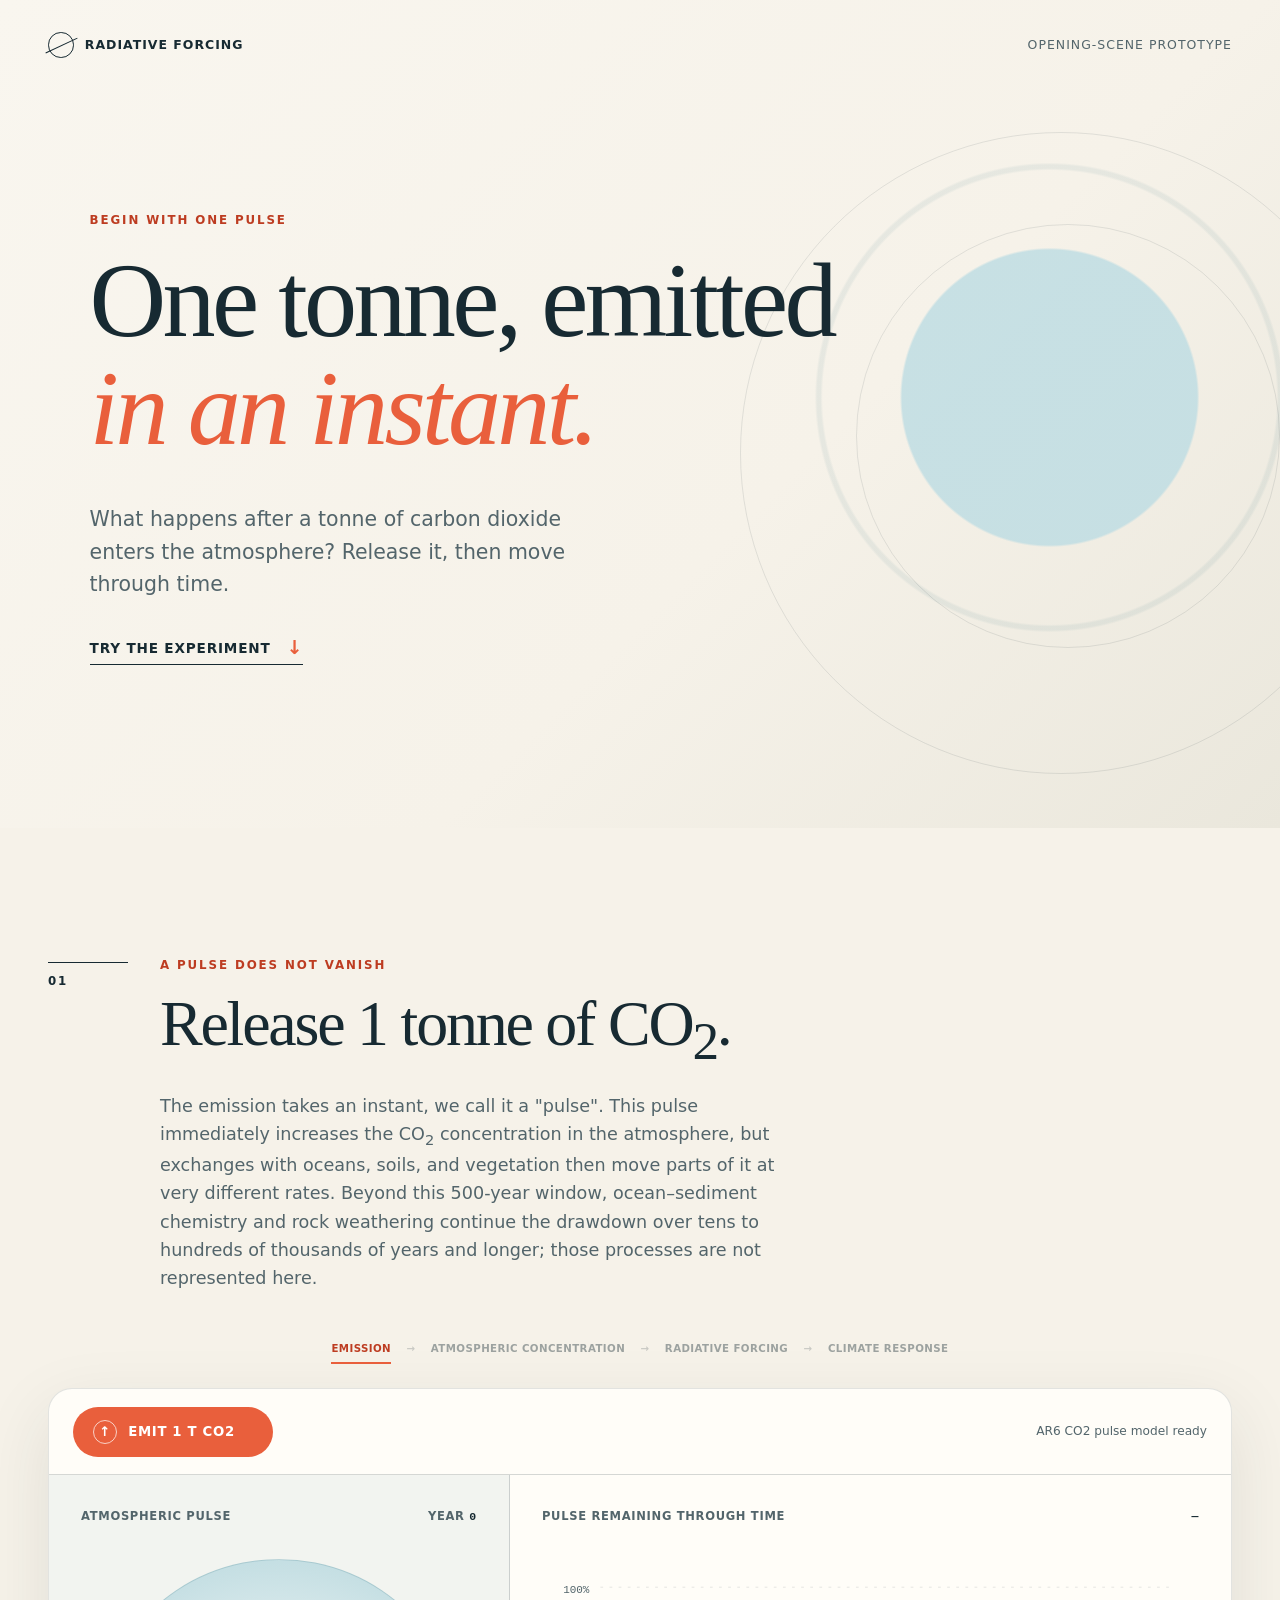
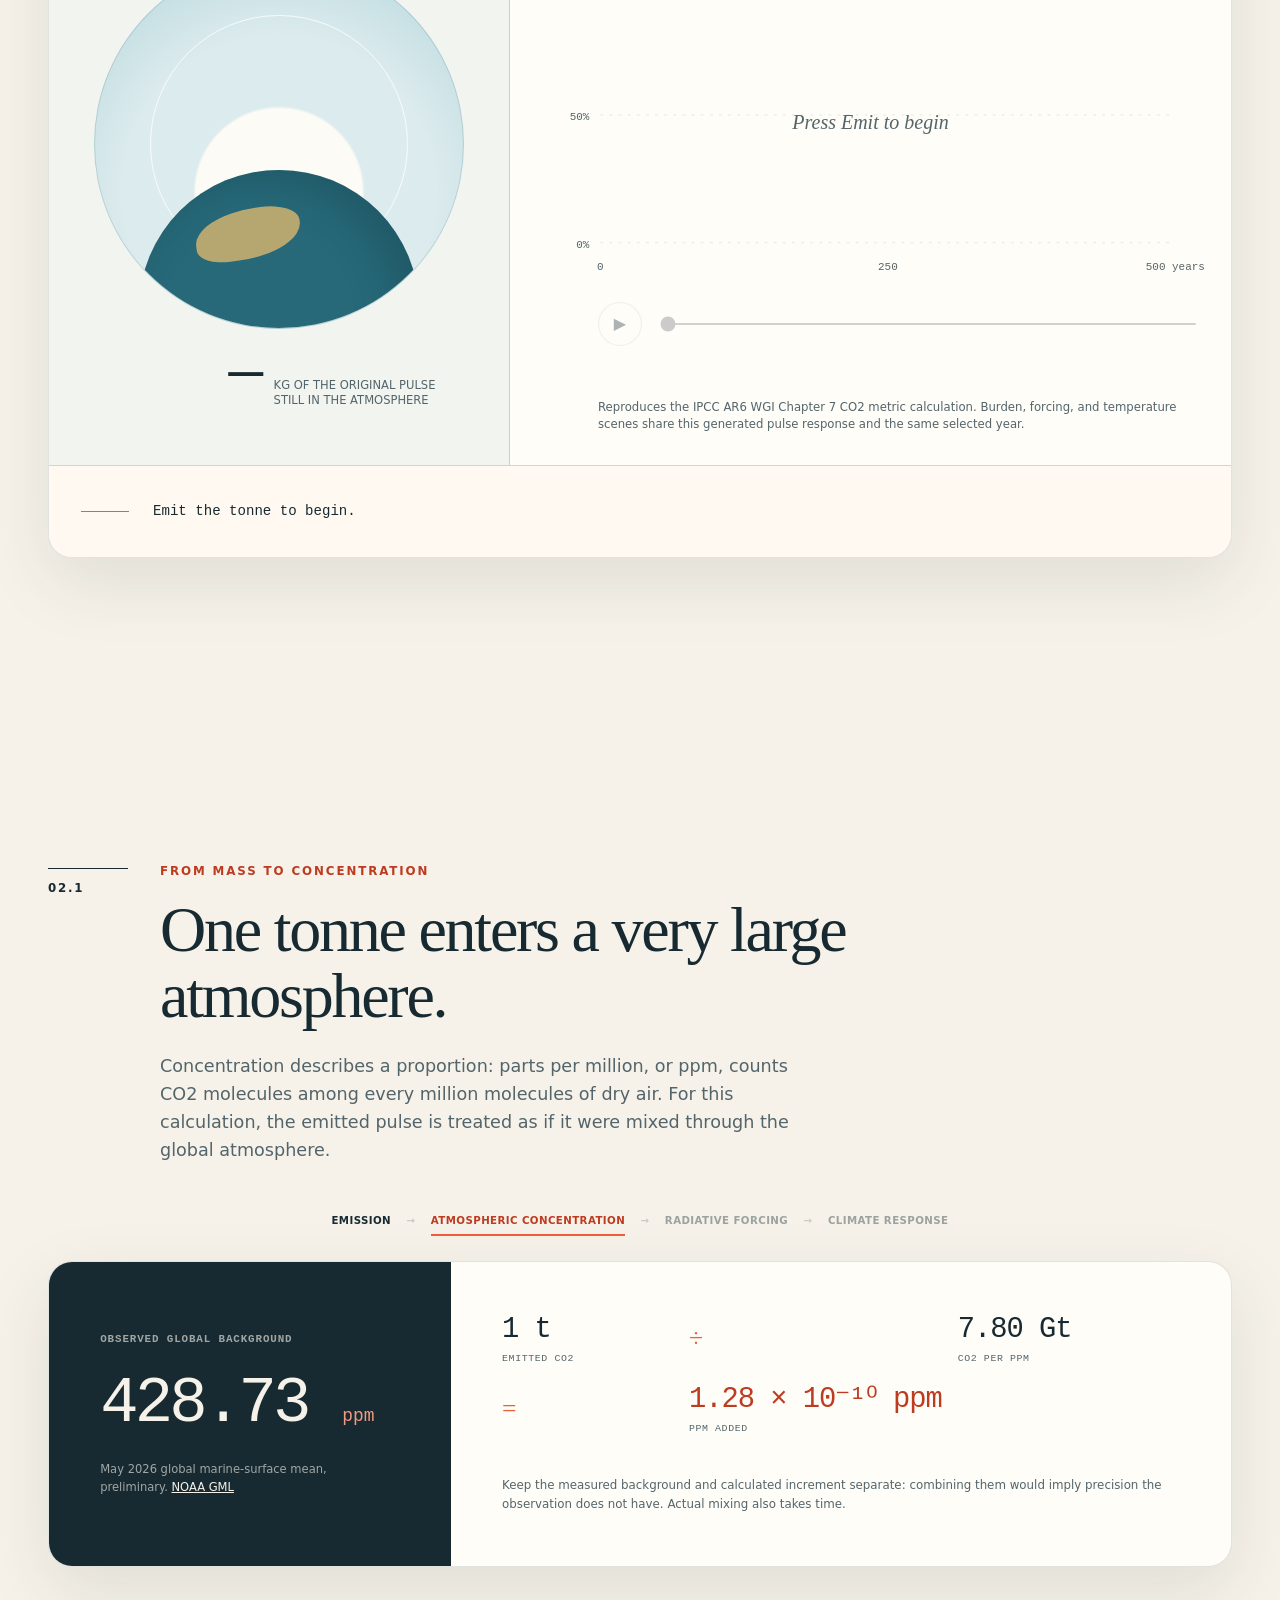
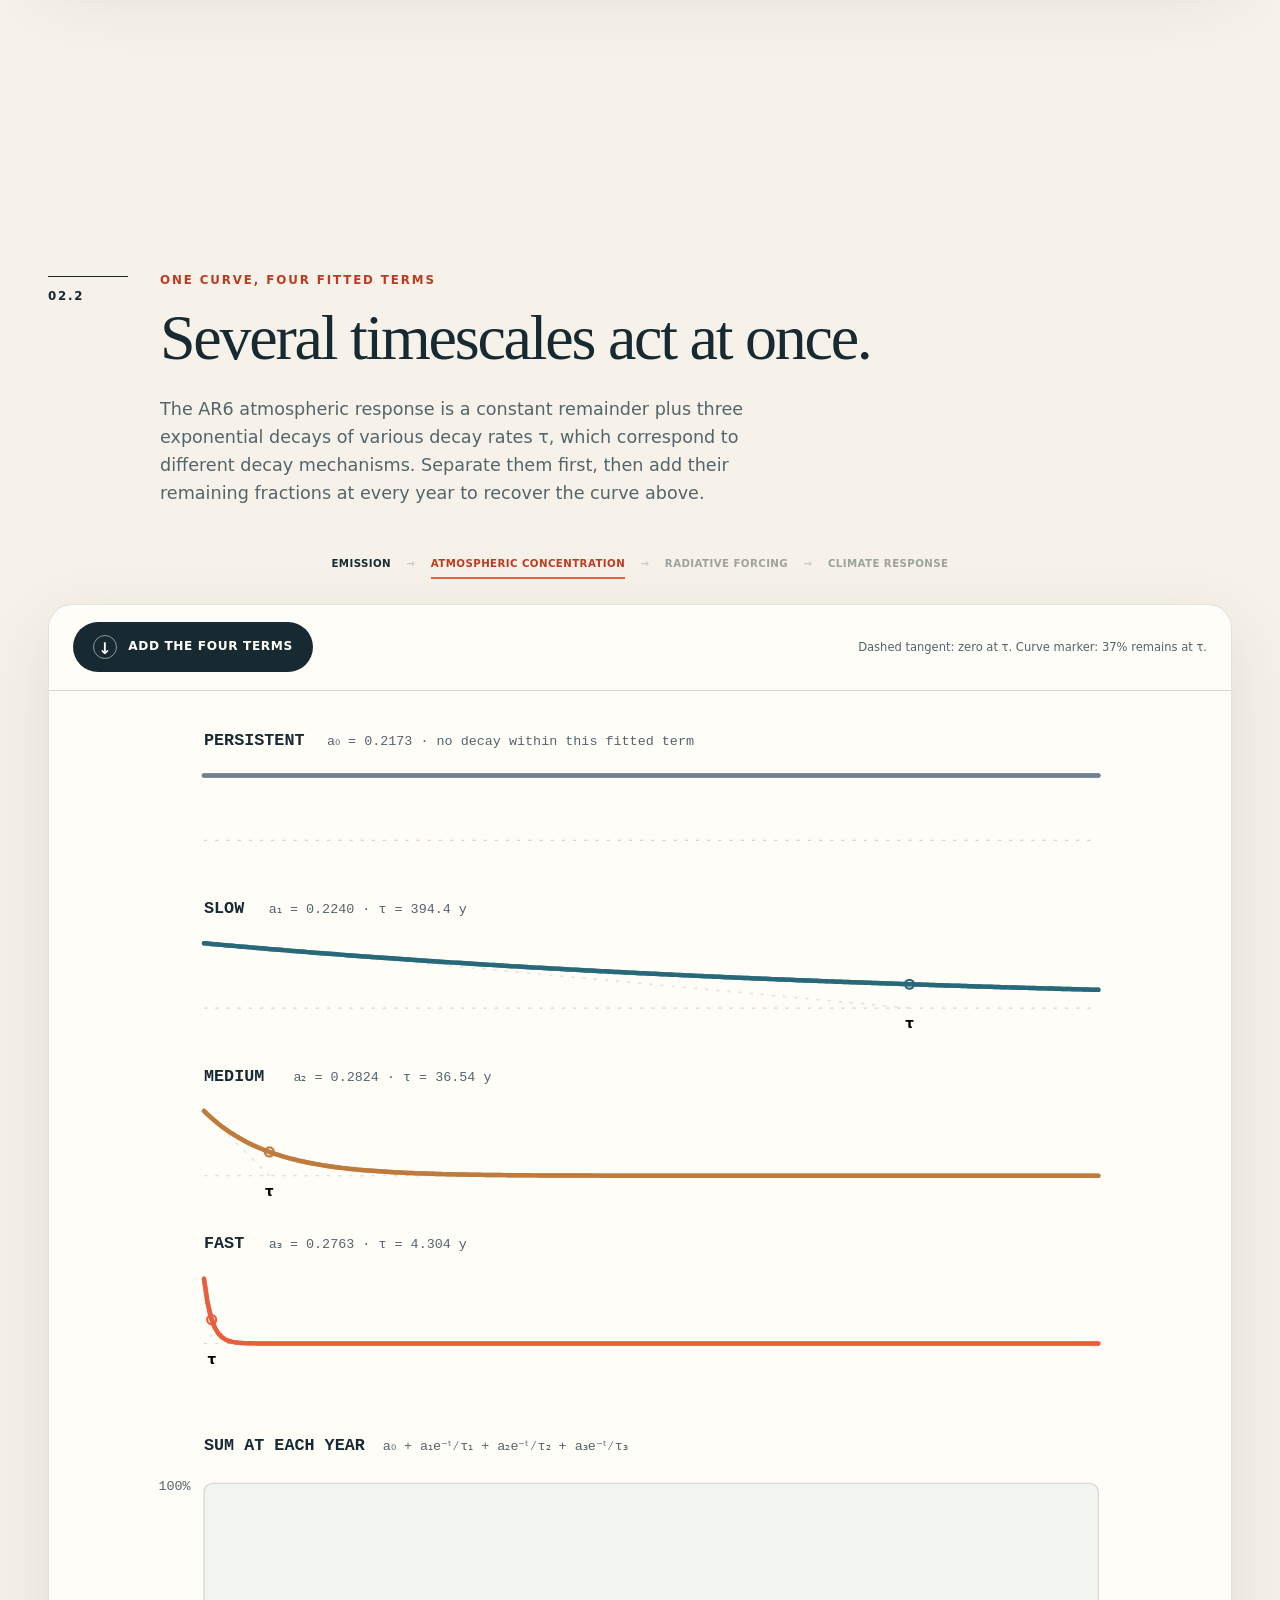
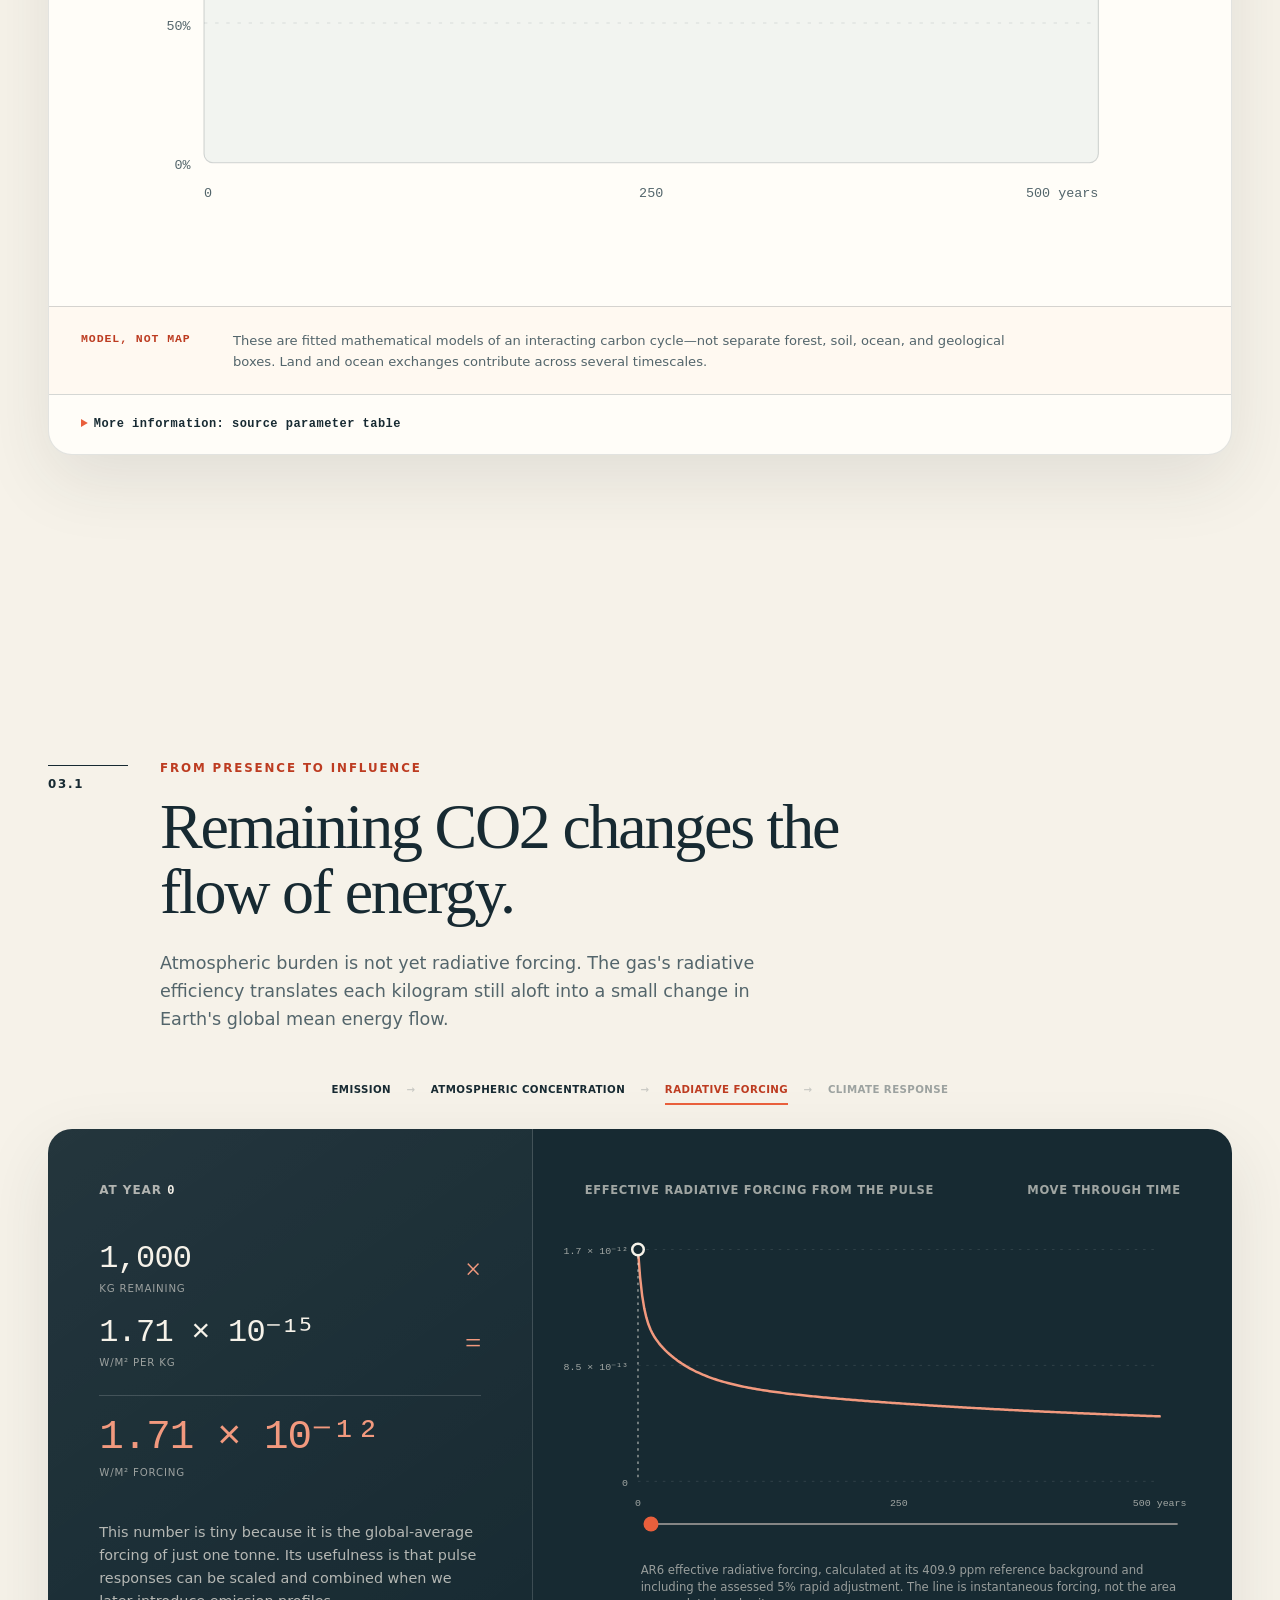
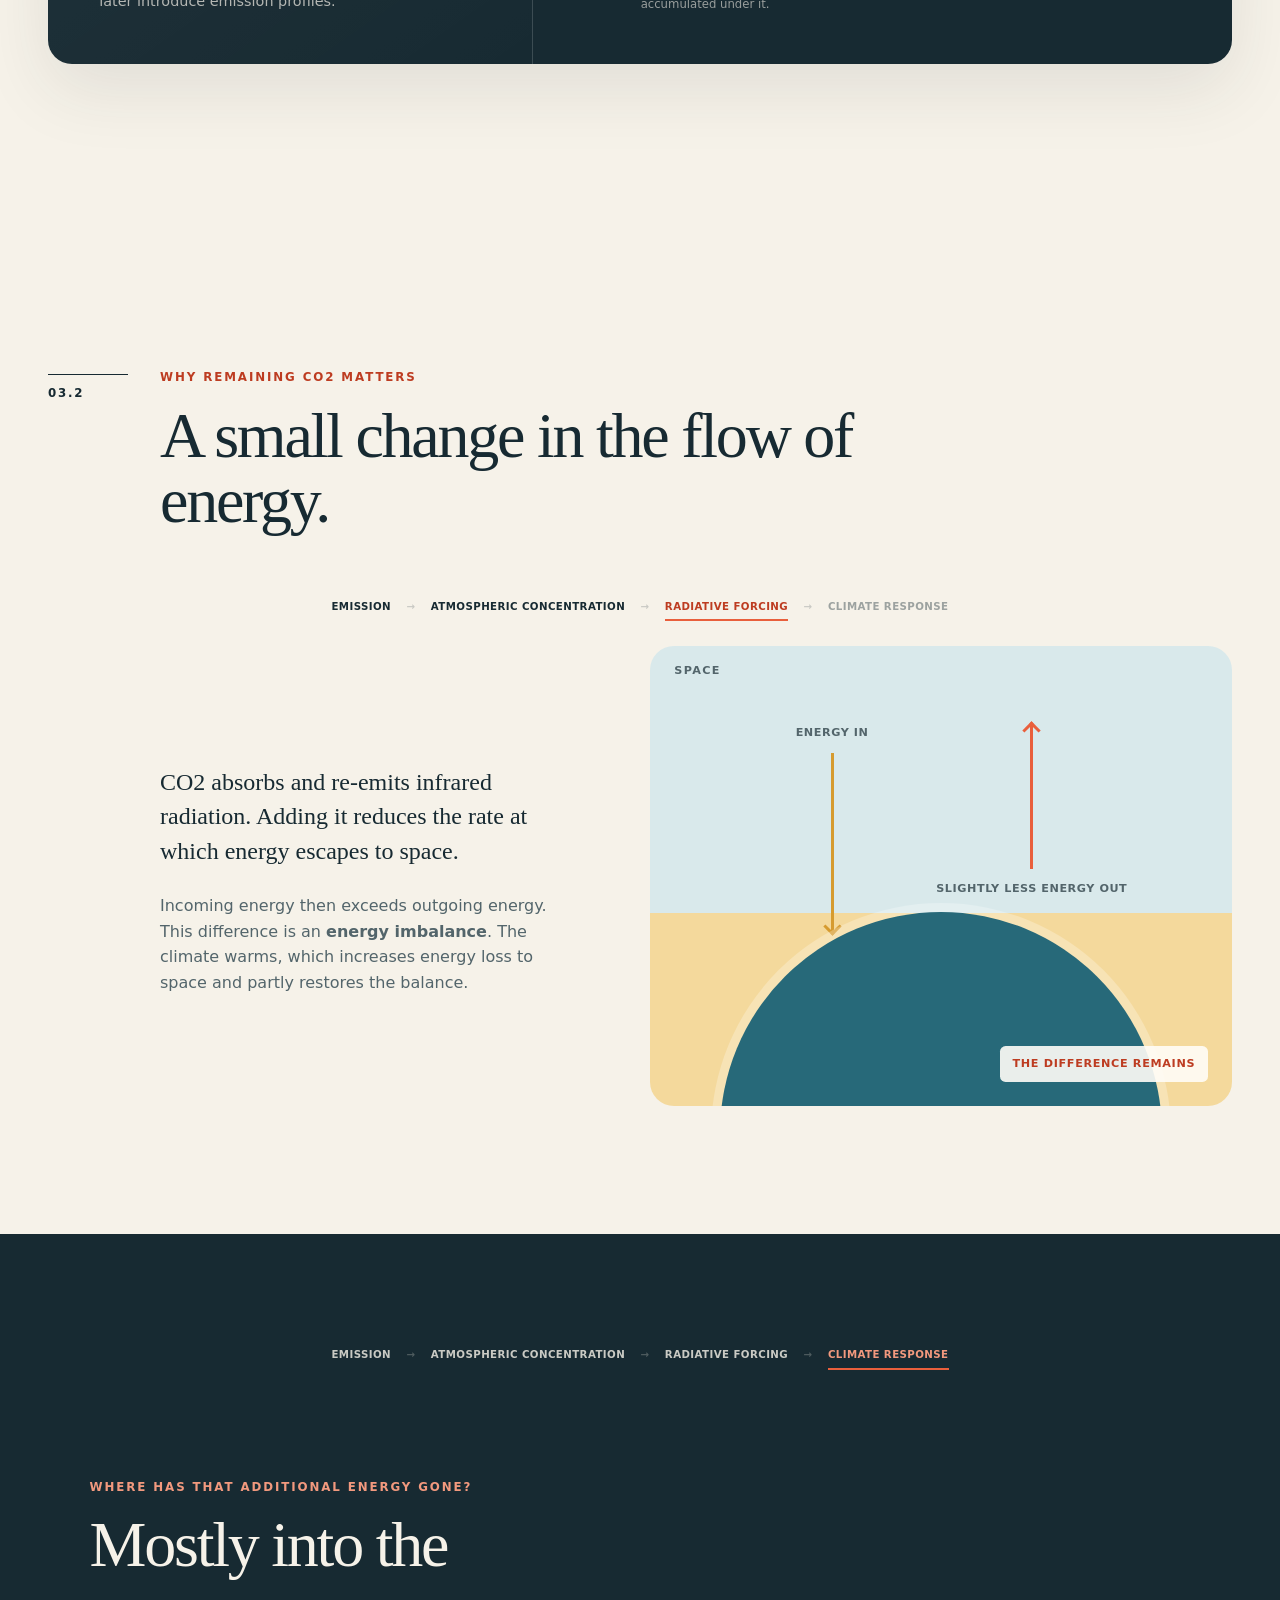
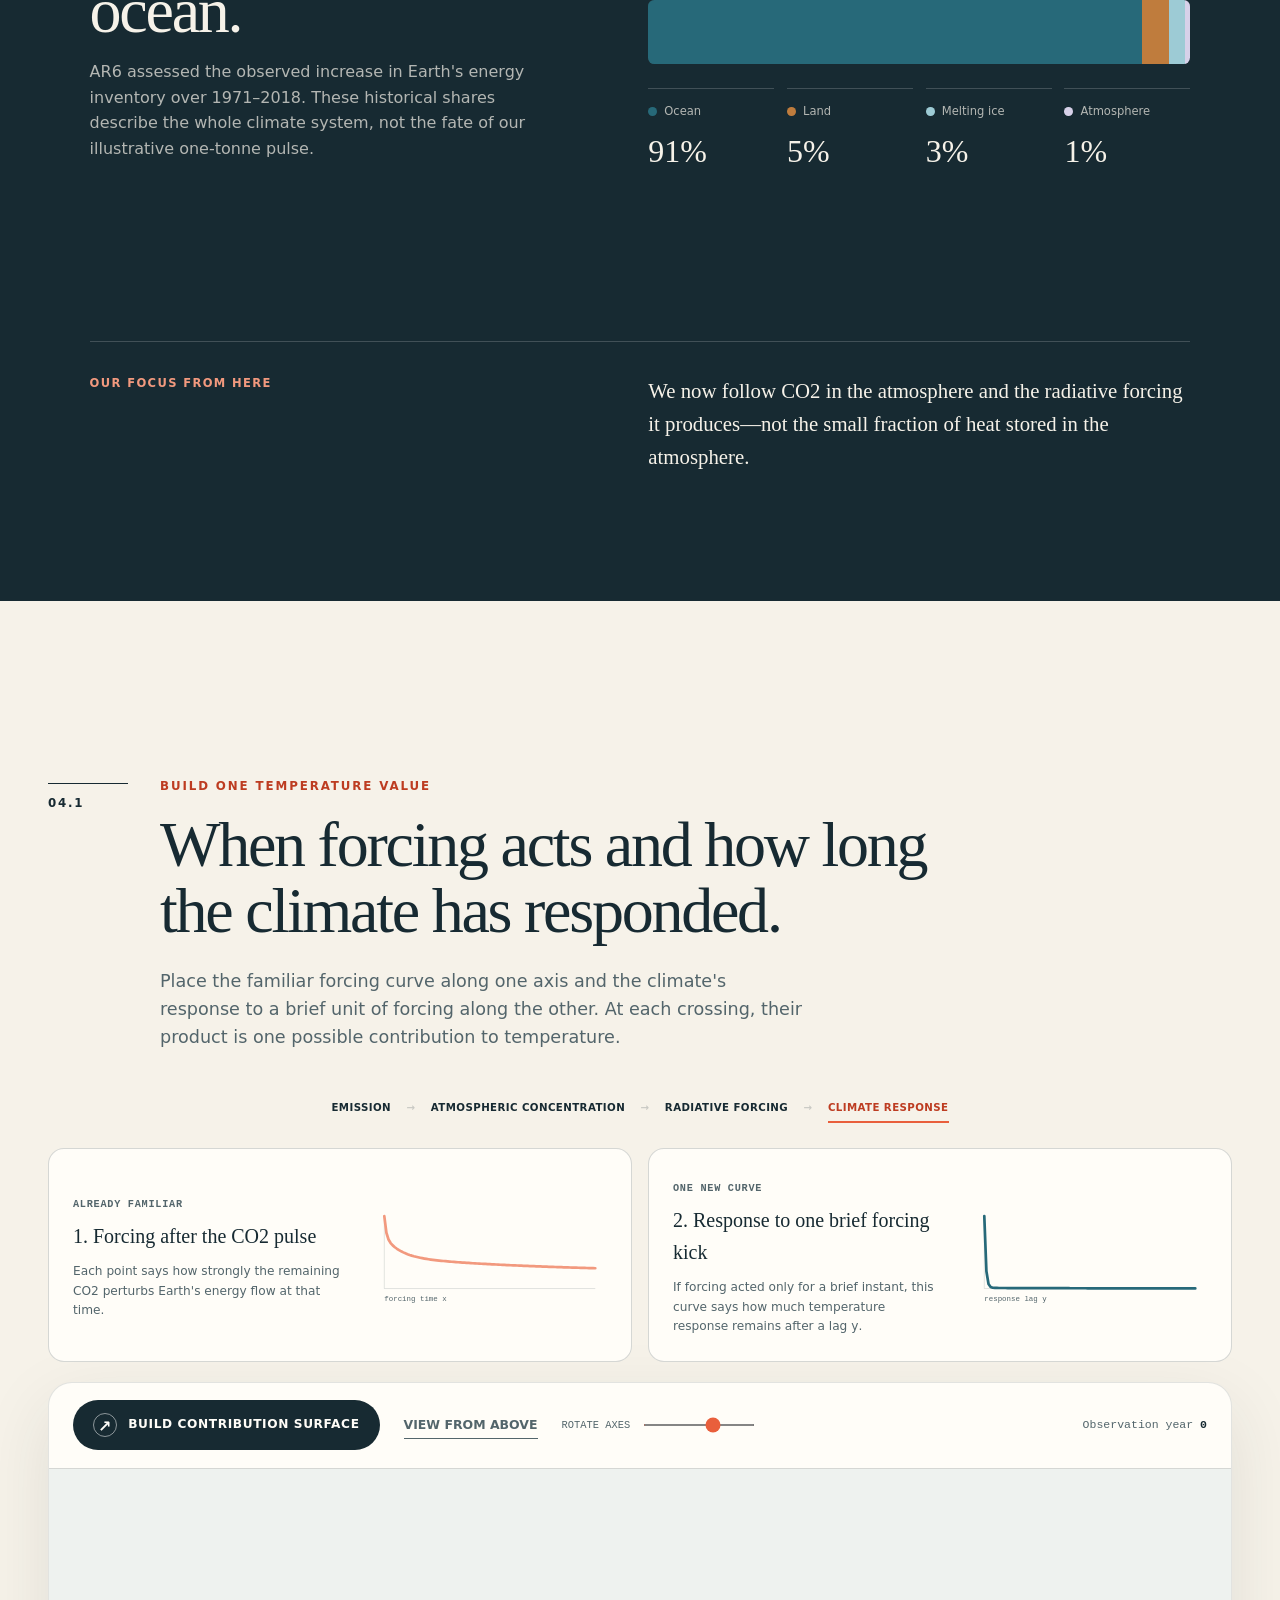
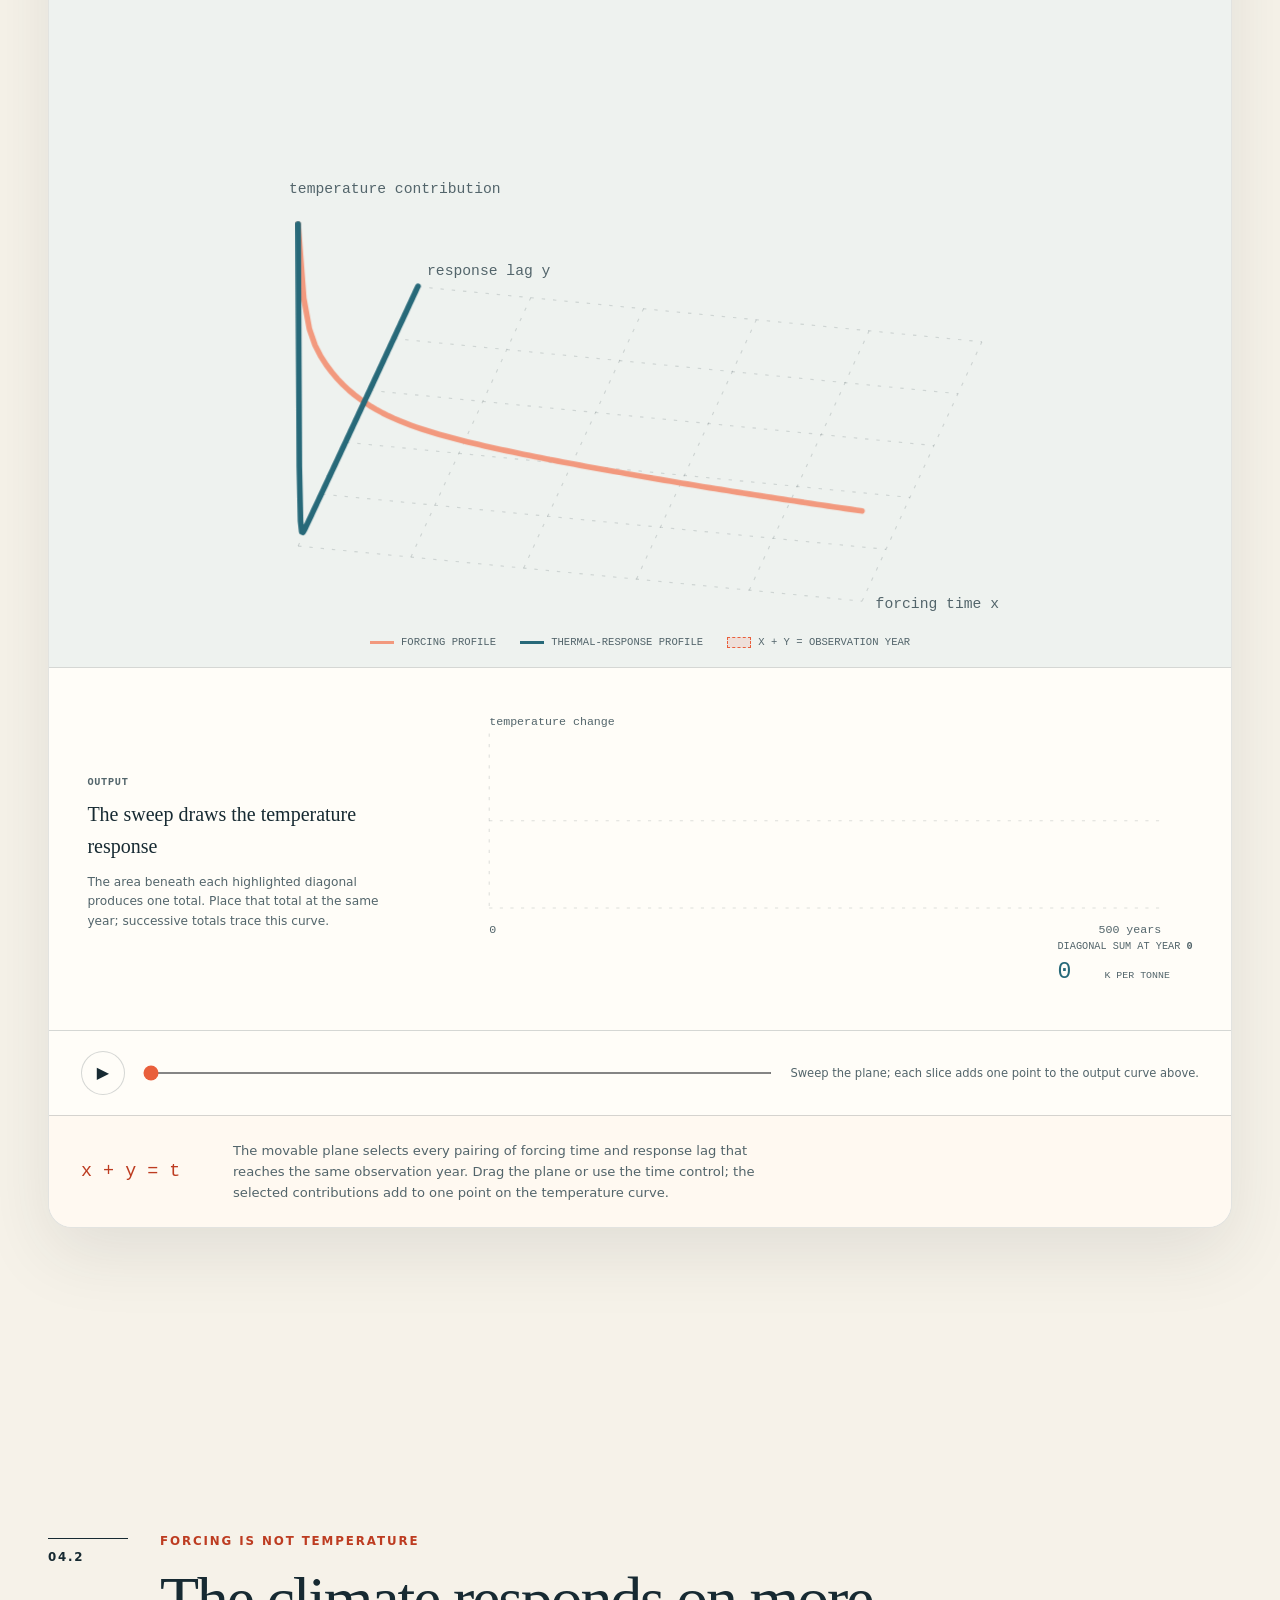
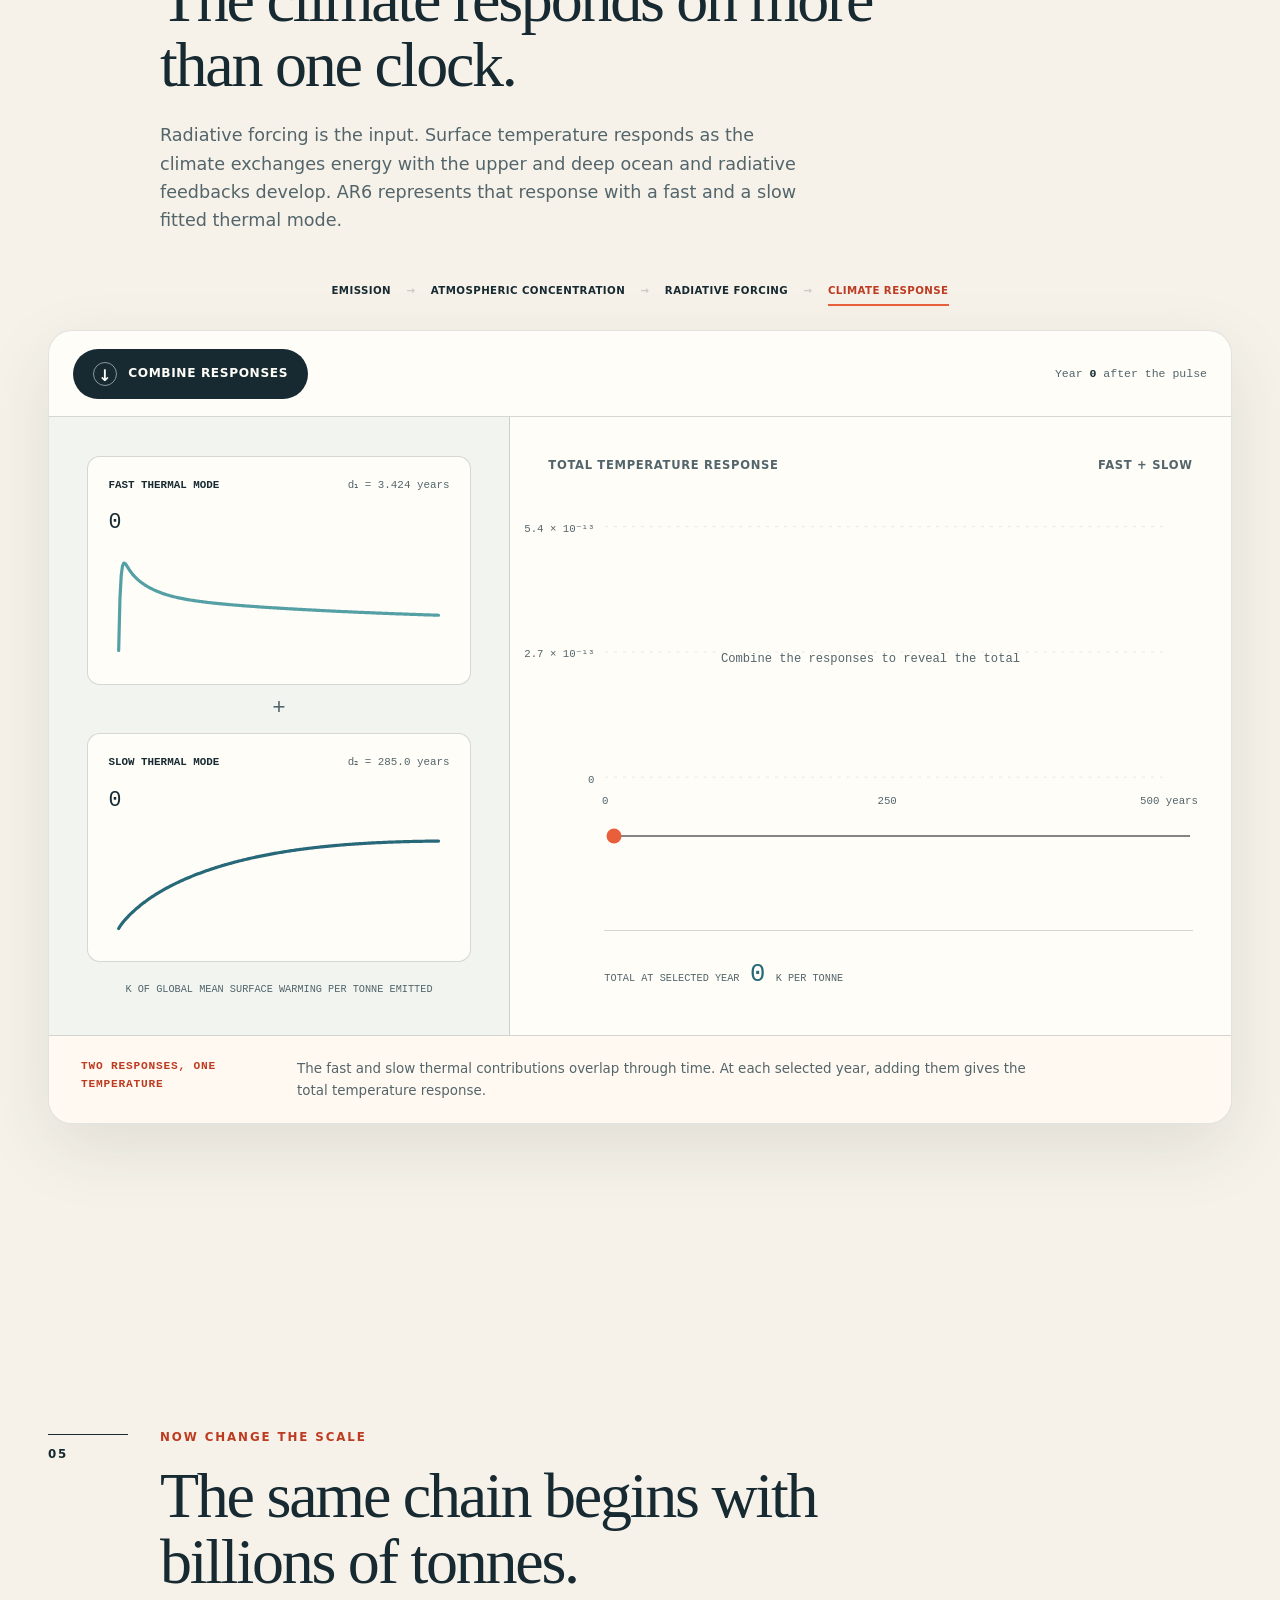
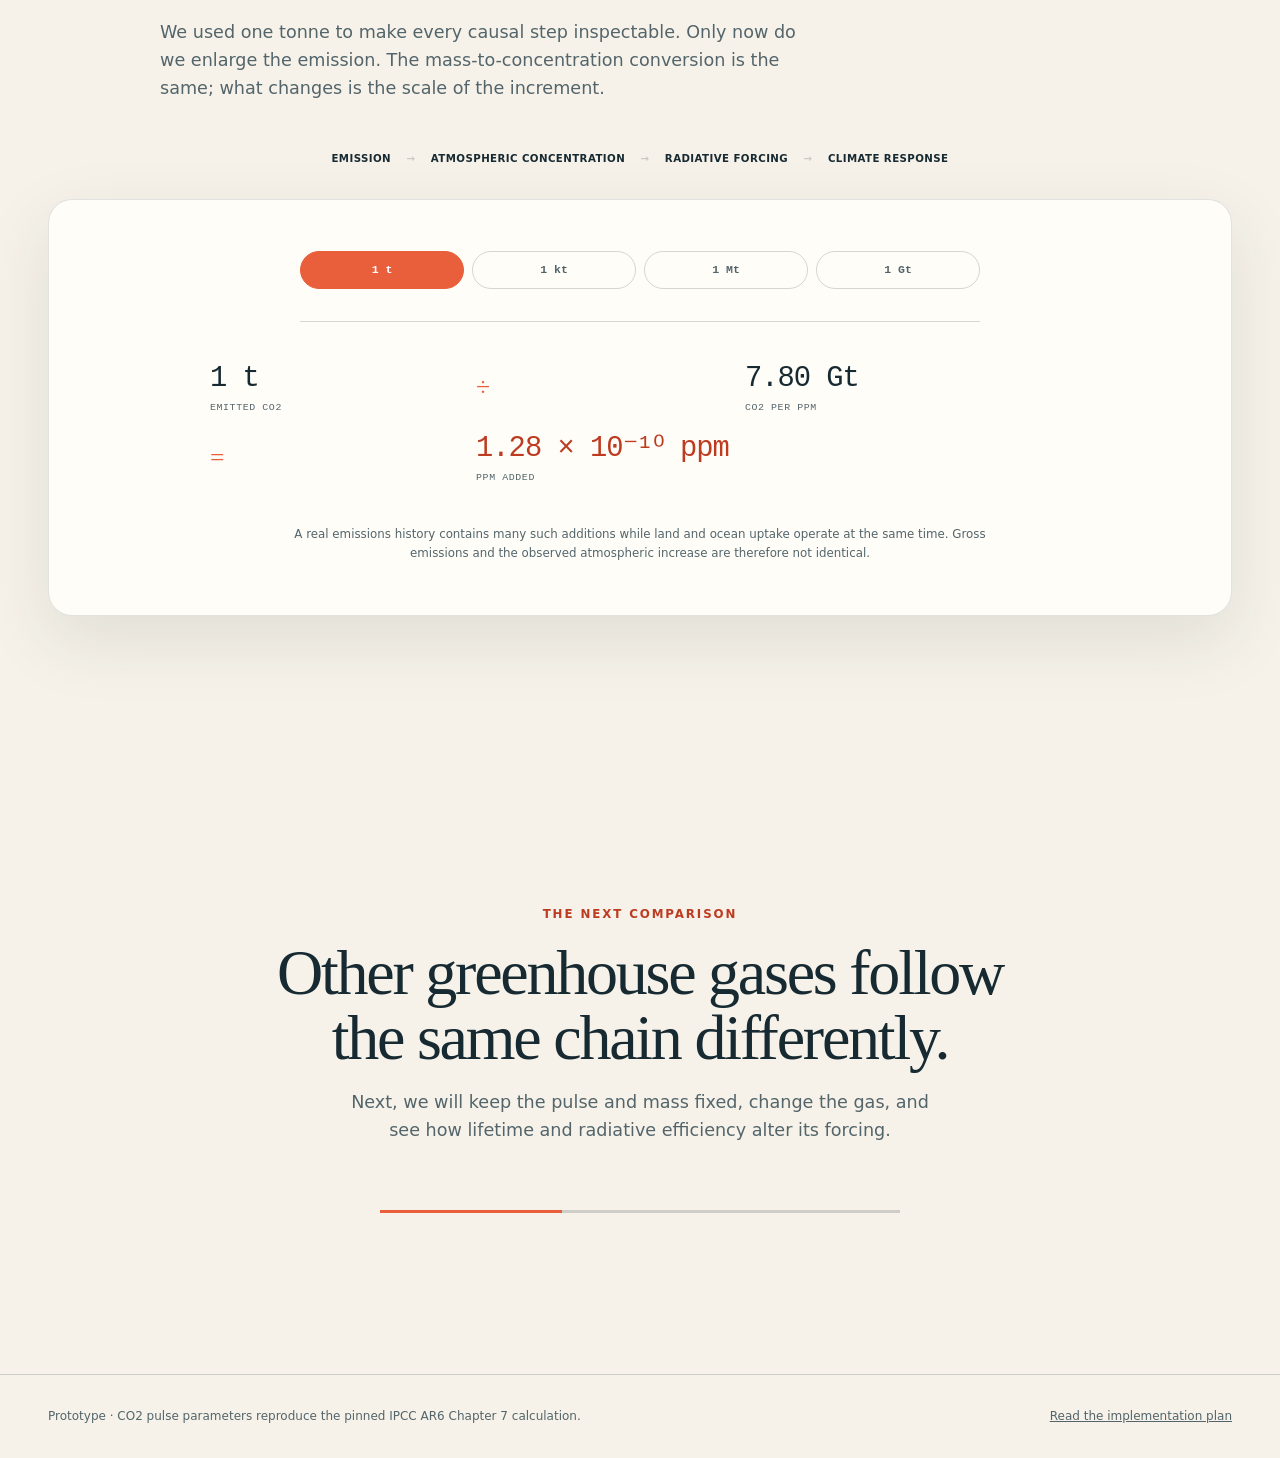
<file: app/index.html>
<!doctype html>
<html lang="en">
  <head>
    <meta charset="utf-8" />
    <meta name="viewport" content="width=device-width, initial-scale=1" />
    <meta
      name="description"
      content="An interactive introduction to carbon dioxide persistence and radiative forcing."
    />
    <title>One tonne of CO2 | Radiative forcing</title>
    <link rel="icon" href="./favicon.svg" type="image/svg+xml" />
    <link rel="stylesheet" href="./styles.css" />
    <script type="module" src="./app.js"></script>
  </head>
  <body>
    <a class="skip-link" href="#experiment">Skip to the experiment</a>

    <header class="site-header">
      <a class="wordmark" href="#top" aria-label="Radiative forcing, back to top">
        <span class="wordmark-mark" aria-hidden="true"></span>
        Radiative forcing
      </a>
      <span class="prototype-label">Opening-scene prototype</span>
    </header>

    <main id="top">
      <section class="hero" aria-labelledby="page-title">
        <p class="eyebrow">Begin with one pulse</p>
        <h1 id="page-title">
          One tonne, emitted<br />
          <em>in an instant.</em>
        </h1>
        <p class="hero-copy">
          What happens after a tonne of carbon dioxide enters the atmosphere?
          Release it, then move through time.
        </p>
        <a class="down-cue" href="#experiment">
          Try the experiment
          <span aria-hidden="true">↓</span>
        </a>
      </section>

      <section class="experiment-section" id="experiment" aria-labelledby="experiment-title">
        <div class="section-intro">
          <p class="chapter-number">01</p>
          <div>
            <p class="eyebrow">A pulse does not vanish</p>
            <h2 id="experiment-title">Release 1 tonne of CO<sub>2</sub>.</h2>
            <p>
              The emission takes an instant, we call it a "pulse". This pulse immediately increases the CO<sub>2</sub> concentration in the atmosphere, but exchanges with oceans, soils, and vegetation then move parts of it at very
              different rates. Beyond this 500-year window, ocean–sediment
              chemistry and rock weathering continue the drawdown over tens to
              hundreds of thousands of years and longer; those processes are
              not represented here.
            </p>
          </div>
        </div>

        <nav class="causal-chain" aria-label="Climate cause-and-effect chain">
          <span class="current" aria-current="step">Emission</span>
          <i aria-hidden="true">→</i>
          <span>Atmospheric concentration</span>
          <i aria-hidden="true">→</i>
          <span>Radiative forcing</span>
          <i aria-hidden="true">→</i>
          <span>Climate response</span>
        </nav>

        <div class="experiment-card" data-state="idle">
          <div class="experiment-toolbar">
            <button class="emit-button" id="emit-button" type="button" disabled>
              <span class="emit-icon" aria-hidden="true">↑</span>
              <span id="emit-label">Loading model…</span>
            </button>
            <button class="text-button" id="reset-button" type="button" hidden>
              Reset
            </button>
            <p class="model-status" id="model-status" role="status">Preparing the pulse response</p>
          </div>

          <div class="experiment-body">
            <div class="atmosphere-panel">
              <div class="panel-heading">
                <span>Atmospheric pulse</span>
                <span class="year-readout">Year <strong id="year-value">0</strong></span>
              </div>

              <div class="atmosphere" aria-hidden="true">
                <div class="atmosphere-glow"></div>
                <div class="earth-disc"></div>
                <div class="particle-field" id="particle-field"></div>
                <div class="pulse-arrow" id="pulse-arrow">
                  <span>1 t CO2</span>
                  <i></i>
                </div>
              </div>

              <div class="mass-readout" aria-live="polite">
                <strong id="mass-value">—</strong>
                <span>kg of the original pulse<br />still in the atmosphere</span>
              </div>
            </div>

            <div class="response-panel">
              <div class="panel-heading">
                <span>Pulse remaining through time</span>
                <span class="percent-readout" id="percent-value">—</span>
              </div>

              <div class="chart-wrap">
                <svg
                  id="response-chart"
                  class="response-chart"
                  viewBox="0 0 720 360"
                  role="img"
                  aria-labelledby="chart-title chart-description"
                >
                  <title id="chart-title">Fraction of a carbon dioxide pulse remaining over time</title>
                  <desc id="chart-description">
                    Before emission, no pulse is shown. Release one tonne and move the time control
                    to inspect how much remains in the atmosphere.
                  </desc>
                  <g class="chart-grid" aria-hidden="true">
                    <line x1="64" x2="694" y1="32" y2="32"></line>
                    <line x1="64" x2="694" y1="172" y2="172"></line>
                    <line x1="64" x2="694" y1="312" y2="312"></line>
                  </g>
                  <g class="chart-axis" aria-hidden="true">
                    <text x="52" y="38" text-anchor="end">100%</text>
                    <text x="52" y="178" text-anchor="end">50%</text>
                    <text x="52" y="318" text-anchor="end">0%</text>
                    <text x="64" y="342" text-anchor="middle">0</text>
                    <text x="379" y="342" text-anchor="middle">250</text>
                    <text x="694" y="342" text-anchor="middle">500 years</text>
                  </g>
                  <path class="response-line" id="response-line" aria-hidden="true"></path>
                  <line class="time-line" id="time-line" x1="64" x2="64" y1="32" y2="312"></line>
                  <circle class="time-point" id="time-point" cx="64" cy="32" r="7"></circle>
                </svg>
                <div class="chart-idle" id="chart-idle">Press Emit to begin</div>
              </div>

              <div class="time-controls">
                <button
                  class="play-button"
                  id="play-button"
                  type="button"
                  aria-label="Play time"
                  disabled
                >
                  <span aria-hidden="true">▶</span>
                </button>
                <label class="time-slider-label" for="time-slider">
                  <span class="visually-hidden">Years since emission</span>
                  <input
                    id="time-slider"
                    type="range"
                    min="0"
                    max="500"
                    step="1"
                    value="0"
                    disabled
                  />
                </label>
              </div>

              <p class="chart-note" id="model-note">
                Loading scientific provenance…
              </p>
            </div>
          </div>

          <div class="experiment-insight" id="experiment-insight" aria-live="polite">
            <span class="insight-rule" aria-hidden="true"></span>
            <p id="insight-copy">
              Emit the tonne to begin.
            </p>
          </div>
        </div>
      </section>

      <section class="concentration-section" id="concentration" aria-labelledby="concentration-title">
        <div class="section-intro">
          <p class="chapter-number">02.1</p>
          <div>
            <p class="eyebrow">From mass to concentration</p>
            <h2 id="concentration-title">One tonne enters a very large atmosphere.</h2>
            <p>
              Concentration describes a proportion: parts per million, or ppm,
              counts CO2 molecules among every million molecules of dry air.
              For this calculation, the emitted pulse is treated as if it were
              mixed through the global atmosphere.
            </p>
          </div>
        </div>

        <nav class="causal-chain" aria-label="Climate cause-and-effect chain">
          <span class="understood">Emission</span><i aria-hidden="true">→</i>
          <span class="current" aria-current="step">Atmospheric concentration</span><i aria-hidden="true">→</i>
          <span>Radiative forcing</span><i aria-hidden="true">→</i>
          <span>Climate response</span>
        </nav>

        <div class="concentration-card">
          <div class="concentration-context">
            <p class="data-label">Observed global background</p>
            <strong>428.73 <small>ppm</small></strong>
            <p>
              May 2026 global marine-surface mean, preliminary.
              <a href="https://www.gml.noaa.gov/ccgg/trends/global.html">NOAA GML</a>
            </p>
          </div>

          <div class="concentration-conversion">
            <div class="concentration-equation" aria-live="polite">
              <div><strong>1 t</strong><span>emitted CO2</span></div>
              <b aria-hidden="true">÷</b>
              <div><strong id="pulse-concentration-conversion-value">—</strong><span>CO2 per ppm</span></div>
              <b aria-hidden="true">=</b>
              <div class="concentration-result"><strong id="pulse-concentration-increment-value">—</strong><span>ppm added</span></div>
            </div>

            <p class="concentration-note">
              Keep the measured background and calculated increment separate:
              combining them would imply precision the observation does not have.
              Actual mixing also takes time.
            </p>
          </div>
        </div>

      </section>

      <section class="decay-section" id="decay" aria-labelledby="decay-title">
        <div class="section-intro">
          <p class="chapter-number">02.2</p>
          <div>
            <p class="eyebrow">One curve, four fitted terms</p>
            <h2 id="decay-title">Several timescales act at once.</h2>
            <p>
              The AR6 atmospheric response is a constant remainder plus three
              exponential decays of various decay rates τ, which correspond to different decay mechanisms. Separate them first, then add their remaining
              fractions at every year to recover the curve above.
            </p>
          </div>
        </div>

        <nav class="causal-chain" aria-label="Climate cause-and-effect chain">
          <span class="understood">Emission</span><i aria-hidden="true">→</i>
          <span class="current" aria-current="step">Atmospheric concentration</span><i aria-hidden="true">→</i>
          <span>Radiative forcing</span><i aria-hidden="true">→</i>
          <span>Climate response</span>
        </nav>

        <div class="decay-card" id="decay-card" data-state="separate">
          <div class="decay-toolbar">
            <button class="combine-button" id="combine-button" type="button" disabled>
              <span aria-hidden="true">↓</span>
              <span id="combine-label">Loading terms…</span>
            </button>
            <p>Dashed tangent: zero at τ. Curve marker: 37% remains at τ.</p>
          </div>

          <svg class="decay-chart" viewBox="0 0 1000 1030" role="img" aria-labelledby="decay-chart-title decay-chart-description">
            <title id="decay-chart-title">Four fitted carbon dioxide response terms combining into the total atmospheric response</title>
            <desc id="decay-chart-description">Four terms are shown separately above an empty total panel. Activate the combination to stack their contributions and reveal the total response.</desc>

            <g class="decay-lane" transform="translate(0 0)" aria-hidden="true">
              <text class="term-name" x="110" y="20">persistent</text><text class="term-detail" x="220" y="20">a₀ = 0.2173 · no decay within this fitted term</text>
              <line x1="110" x2="910" y1="105" y2="105"></line><path class="component-line term-0" id="component-line-0"></path><path class="falling-line term-0" id="falling-line-0"></path>
            </g>
            <g class="decay-lane" transform="translate(0 150)" aria-hidden="true">
              <text class="term-name" x="110" y="20">slow</text><text class="term-detail" x="168" y="20">a₁ = 0.2240 · τ = 394.4 y</text>
              <line x1="110" x2="910" y1="105" y2="105"></line><line class="origin-tangent term-1" id="origin-tangent-1"></line><circle class="efold-point term-1" id="efold-point-1" r="4"></circle><text class="tau-label" id="tau-label-1">τ</text><path class="component-line term-1" id="component-line-1"></path><path class="falling-line term-1" id="falling-line-1"></path>
            </g>
            <g class="decay-lane" transform="translate(0 300)" aria-hidden="true">
              <text class="term-name" x="110" y="20">medium</text><text class="term-detail" x="190" y="20">a₂ = 0.2824 · τ = 36.54 y</text>
              <line x1="110" x2="910" y1="105" y2="105"></line><line class="origin-tangent term-2" id="origin-tangent-2"></line><circle class="efold-point term-2" id="efold-point-2" r="4"></circle><text class="tau-label" id="tau-label-2">τ</text><path class="component-line term-2" id="component-line-2"></path><path class="falling-line term-2" id="falling-line-2"></path>
            </g>
            <g class="decay-lane" transform="translate(0 450)" aria-hidden="true">
              <text class="term-name" x="110" y="20">fast</text><text class="term-detail" x="168" y="20">a₃ = 0.2763 · τ = 4.304 y</text>
              <line x1="110" x2="910" y1="105" y2="105"></line><line class="origin-tangent term-3" id="origin-tangent-3"></line><circle class="efold-point term-3" id="efold-point-3" r="4"></circle><text class="tau-label" id="tau-label-3">τ</text><path class="component-line term-3" id="component-line-3"></path><path class="falling-line term-3" id="falling-line-3"></path>
            </g>

            <g class="sum-panel" aria-hidden="true">
              <text class="sum-title" x="110" y="650">sum at each year</text>
              <text class="sum-equation" x="270" y="650">a₀ + a₁e⁻ᵗ⁄τ₁ + a₂e⁻ᵗ⁄τ₂ + a₃e⁻ᵗ⁄τ₃</text>
              <rect x="110" y="680" width="800" height="250" rx="8"></rect>
              <line class="sum-grid" x1="110" x2="910" y1="805" y2="805"></line>
              <path class="sum-band term-0" id="sum-band-0"></path><path class="sum-band term-1" id="sum-band-1"></path><path class="sum-band term-2" id="sum-band-2"></path><path class="sum-band term-3" id="sum-band-3"></path>
              <path class="sum-line" id="sum-line"></path>
              <g class="sum-axis"><text x="98" y="686" text-anchor="end">100%</text><text x="98" y="811" text-anchor="end">50%</text><text x="98" y="936" text-anchor="end">0%</text><text x="110" y="961">0</text><text x="510" y="961" text-anchor="middle">250</text><text x="910" y="961" text-anchor="end">500 years</text></g>
            </g>
          </svg>

          <aside class="fit-warning">
            <strong>Model, not map</strong>
            <p>
              These are fitted mathematical models of an interacting carbon cycle—not
              separate forest, soil, ocean, and geological boxes. Land and ocean
              exchanges contribute across several timescales.
            </p>
          </aside>

          <details class="source-disclosure">
            <summary>More information: source parameter table</summary>
            <div class="source-table-wrap">
              <p>
                These coefficients are reported in Millar et al. (2017), Table 1.
                The AR5-IR values used here were fitted to the multi-model pulse
                experiments reported by Joos et al. (2013) and retained in the
                AR6 metric calculation.
              </p>
              <table>
                <caption>Default impulse-response carbon-cycle parameters</caption>
                <thead><tr><th>Parameter</th><th>AR5-IR</th><th>PI-IR</th><th>FAIR</th><th>Guiding analogue</th></tr></thead>
                <tbody>
                  <tr><th>a₀</th><td>0.2173</td><td>0.1545</td><td>0.2173</td><td>Geological re-absorption</td></tr>
                  <tr><th>a₁</th><td>0.2240</td><td>0.1924</td><td>0.2240</td><td>Deep-ocean invasion/equilibration</td></tr>
                  <tr><th>a₂</th><td>0.2824</td><td>0.2424</td><td>0.2824</td><td>Biospheric uptake/ocean thermocline invasion</td></tr>
                  <tr><th>a₃</th><td>0.2763</td><td>0.4108</td><td>0.2763</td><td>Rapid biospheric uptake/ocean mixed-layer invasion</td></tr>
                  <tr><th>τ₀ (years)</th><td>1 × 10⁶</td><td>1 × 10⁶</td><td>1 × 10⁶</td><td>Geological re-absorption</td></tr>
                  <tr><th>τ₁ (years)</th><td>394.4</td><td>276.7</td><td>394.4</td><td>Deep-ocean invasion/equilibration</td></tr>
                  <tr><th>τ₂ (years)</th><td>36.54</td><td>30.75</td><td>36.54</td><td>Biospheric uptake/ocean thermocline invasion</td></tr>
                  <tr><th>τ₃ (years)</th><td>4.304</td><td>4.459</td><td>4.304</td><td>Rapid biospheric uptake/ocean mixed-layer invasion</td></tr>
                </tbody>
              </table>
              <p class="source-citation">
                Source: <a href="https://doi.org/10.5194/acp-17-7213-2017">Millar et al. (2017), Table 1</a>.
                Underlying pulse-response ensemble: <a href="https://doi.org/10.5194/acp-13-2793-2013">Joos et al. (2013)</a>.
              </p>
            </div>
          </details>
        </div>
      </section>

      <section class="forcing-section" id="forcing" aria-labelledby="forcing-title">
        <div class="section-intro">
          <p class="chapter-number">03.1</p>
          <div>
            <p class="eyebrow">From presence to influence</p>
            <h2 id="forcing-title">Remaining CO2 changes the flow of energy.</h2>
            <p>
              Atmospheric burden is not yet radiative forcing. The gas's
              radiative efficiency translates each kilogram still aloft into
              a small change in Earth's global mean energy flow.
            </p>
          </div>
        </div>

        <nav class="causal-chain" aria-label="Climate cause-and-effect chain">
          <span class="understood">Emission</span><i aria-hidden="true">→</i>
          <span class="understood">Atmospheric concentration</span><i aria-hidden="true">→</i>
          <span class="current" aria-current="step">Radiative forcing</span><i aria-hidden="true">→</i>
          <span>Climate response</span>
        </nav>

        <div class="forcing-card">
          <div class="forcing-copy">
            <p class="forcing-kicker">At year <strong id="forcing-year-value">0</strong></p>
            <div class="forcing-equation" aria-live="polite">
              <div><strong id="forcing-mass-value">1,000</strong><span>kg remaining</span></div>
              <b aria-hidden="true">×</b>
              <div><strong id="forcing-coefficient-value">—</strong><span>W/m² per kg</span></div>
              <b aria-hidden="true">=</b>
              <div class="forcing-result"><strong id="forcing-value">—</strong><span>W/m² forcing</span></div>
            </div>
            <p>
              This number is tiny because it is the global-average forcing of
              just one tonne. Its usefulness is that pulse responses can be
              scaled and combined when we later introduce emission profiles.
            </p>
          </div>

          <div class="forcing-chart-panel">
            <div class="panel-heading"><span>Effective radiative forcing from the pulse</span><span>Move through time</span></div>
            <svg id="forcing-chart" class="forcing-chart" viewBox="0 0 720 360" role="img" aria-labelledby="forcing-chart-title forcing-chart-description">
              <title id="forcing-chart-title">Radiative forcing from a one-tonne carbon dioxide pulse over time</title>
              <desc id="forcing-chart-description">The forcing declines as less of the original pulse remains in the atmosphere.</desc>
              <g class="chart-grid" aria-hidden="true">
                <line x1="64" x2="694" y1="32" y2="32"></line><line x1="64" x2="694" y1="172" y2="172"></line><line x1="64" x2="694" y1="312" y2="312"></line>
              </g>
              <g class="chart-axis" aria-hidden="true">
                <text id="forcing-axis-top" x="52" y="38" text-anchor="end">—</text><text id="forcing-axis-middle" x="52" y="178" text-anchor="end">—</text><text x="52" y="318" text-anchor="end">0</text>
                <text x="64" y="342" text-anchor="middle">0</text><text x="379" y="342" text-anchor="middle">250</text><text x="694" y="342" text-anchor="middle">500 years</text>
              </g>
              <path class="forcing-line" id="forcing-line" aria-hidden="true"></path>
              <line class="forcing-time-line" id="forcing-time-line" x1="64" x2="64" y1="32" y2="312"></line>
              <circle class="forcing-time-point" id="forcing-time-point" cx="64" cy="32" r="7"></circle>
            </svg>
            <label class="forcing-slider-label" for="forcing-time-slider">
              <span class="visually-hidden">Years since emission in the forcing view</span>
              <input id="forcing-time-slider" type="range" min="0" max="500" step="1" value="0" disabled />
            </label>
            <p class="chart-note forcing-note">
              AR6 effective radiative forcing, calculated at its
              <span id="ar6-background-value">—</span> ppm reference background
              and including the assessed 5% rapid adjustment.
              The line is instantaneous forcing, not the area accumulated under it.
            </p>
          </div>
        </div>
      </section>

      <section class="explanation-section" aria-labelledby="imbalance-title">
        <div class="section-intro compact">
          <p class="chapter-number">03.2</p>
          <div>
            <p class="eyebrow">Why remaining CO2 matters</p>
            <h2 id="imbalance-title">A small change in the flow of energy.</h2>
          </div>
        </div>

        <nav class="causal-chain" aria-label="Climate cause-and-effect chain">
          <span class="understood">Emission</span><i aria-hidden="true">→</i>
          <span class="understood">Atmospheric concentration</span><i aria-hidden="true">→</i>
          <span class="current" aria-current="step">Radiative forcing</span><i aria-hidden="true">→</i>
          <span>Climate response</span>
        </nav>

        <div class="energy-grid">
          <div class="energy-copy">
            <p class="lead">
              CO2 absorbs and re-emits infrared radiation. Adding it reduces the
              rate at which energy escapes to space.
            </p>
            <p>
              Incoming energy then exceeds outgoing energy. This difference is
              an <strong>energy imbalance</strong>. The climate warms, which
              increases energy loss to space and partly restores the balance.
            </p>
          </div>

          <div class="energy-diagram" aria-label="Conceptual diagram of Earth's energy imbalance">
            <div class="space-label">Space</div>
            <div class="flow incoming">
              <span>energy in</span>
              <i aria-hidden="true"></i>
            </div>
            <div class="flow outgoing">
              <i aria-hidden="true"></i>
              <span>slightly less energy out</span>
            </div>
            <div class="energy-earth" aria-hidden="true"></div>
            <div class="imbalance-label">the difference remains</div>
          </div>
        </div>
      </section>

      <section class="destinations-section" aria-labelledby="destinations-title">
        <nav class="causal-chain" aria-label="Climate cause-and-effect chain">
          <span class="understood">Emission</span><i aria-hidden="true">→</i>
          <span class="understood">Atmospheric concentration</span><i aria-hidden="true">→</i>
          <span class="understood">Radiative forcing</span><i aria-hidden="true">→</i>
          <span class="current" aria-current="step">Climate response</span>
        </nav>

        <div class="destinations-copy">
          <p class="eyebrow">Where has that additional energy gone?</p>
          <h2 id="destinations-title">Mostly into the ocean.</h2>
          <p>
            AR6 assessed the observed increase in Earth's energy inventory over
            1971–2018. These historical shares describe the whole climate system,
            not the fate of our illustrative one-tonne pulse.
          </p>
        </div>

        <div class="shares" role="img" aria-label="Ocean 91 percent, land 5 percent, melting ice 3 percent, atmosphere 1 percent">
          <div class="shares-bar" aria-hidden="true">
            <span class="share ocean" style="--share: 91"></span>
            <span class="share land" style="--share: 5"></span>
            <span class="share ice" style="--share: 3"></span>
            <span class="share air" style="--share: 1"></span>
          </div>
          <dl class="shares-legend">
            <div><dt><i class="ocean"></i>Ocean</dt><dd>91%</dd></div>
            <div><dt><i class="land"></i>Land</dt><dd>5%</dd></div>
            <div><dt><i class="ice"></i>Melting ice</dt><dd>3%</dd></div>
            <div><dt><i class="air"></i>Atmosphere</dt><dd>1%</dd></div>
          </dl>
        </div>

        <aside class="focus-note">
          <span>Our focus from here</span>
          <p>
            We now follow CO2 in the atmosphere and the radiative forcing it
            produces—not the small fraction of heat stored in the atmosphere.
          </p>
        </aside>
      </section>

      <section class="method-section" id="temperature-method" aria-labelledby="method-title">
        <div class="section-intro">
          <p class="chapter-number">04.1</p>
          <div>
            <p class="eyebrow">Build one temperature value</p>
            <h2 id="method-title">When forcing acts and how long the climate has responded.</h2>
            <p>
              Place the familiar forcing curve along one axis and the climate's
              response to a brief unit of forcing along the other. At each
              crossing, their product is one possible contribution to temperature.
            </p>
          </div>
        </div>

        <nav class="causal-chain" aria-label="Climate cause-and-effect chain">
          <span class="understood">Emission</span><i aria-hidden="true">→</i>
          <span class="understood">Atmospheric concentration</span><i aria-hidden="true">→</i>
          <span class="understood">Radiative forcing</span><i aria-hidden="true">→</i>
          <span class="current" aria-current="step">Climate response</span>
        </nav>

        <div class="method-inputs" aria-label="The two curves used in the construction">
          <article class="method-input forcing-input">
            <div>
              <span>Already familiar</span>
              <h3>1. Forcing after the CO2 pulse</h3>
              <p>Each point says how strongly the remaining CO2 perturbs Earth's energy flow at that time.</p>
            </div>
            <svg viewBox="0 0 360 150" role="img" aria-labelledby="method-input-forcing-title">
              <title id="method-input-forcing-title">The declining radiative forcing after the one-tonne CO2 pulse</title>
              <path class="method-input-axis" d="M30 18 V125 H342"></path>
              <path id="method-input-forcing-line" class="method-input-line"></path>
              <text x="30" y="143">forcing time x</text>
            </svg>
          </article>
          <article class="method-input thermal-input">
            <div>
              <span>One new curve</span>
              <h3>2. Response to one brief forcing kick</h3>
              <p>If forcing acted only for a brief instant, this curve says how much temperature response remains after a lag <em>y</em>.</p>
            </div>
            <svg viewBox="0 0 360 150" role="img" aria-labelledby="method-input-thermal-title">
              <title id="method-input-thermal-title">The AR6 climate temperature impulse response</title>
              <path class="method-input-axis" d="M30 18 V125 H342"></path>
              <path id="method-input-thermal-line" class="method-input-line"></path>
              <text x="30" y="143">response lag y</text>
            </svg>
          </article>
        </div>

        <div class="method-card" id="method-card" data-state="edges" data-view="3d">
          <div class="method-toolbar">
            <button class="combine-button" id="surface-build-button" type="button" disabled>
              <span aria-hidden="true">↗</span><span id="surface-build-label">Loading surface…</span>
            </button>
            <button class="text-button" id="method-view-button" type="button" disabled>View from above</button>
            <label class="method-rotate" for="method-rotation-slider">
              <span>Rotate axes</span>
              <input id="method-rotation-slider" type="range" min="-40" max="40" step="1" value="12" disabled />
            </label>
            <p>Observation year <strong id="method-year-value">0</strong></p>
          </div>

          <div class="method-stage">
            <svg id="method-chart" class="method-chart" viewBox="0 0 920 640" role="img" aria-labelledby="method-chart-title method-chart-description">
              <title id="method-chart-title">Forcing and thermal-response contribution surface</title>
              <desc id="method-chart-description">The forcing-time and response-lag boundary curves are ready to be expanded into a contribution surface.</desc>
              <g id="method-ground-grid" class="method-ground-grid" aria-hidden="true"></g>
              <g id="method-surface-cells" class="method-surface-cells" aria-hidden="true"></g>
              <g id="method-surface-grid" class="method-surface-grid" aria-hidden="true"></g>
              <g class="method-boundaries" aria-hidden="true">
                <path id="method-forcing-boundary" class="method-boundary forcing-boundary"></path>
                <path id="method-thermal-boundary" class="method-boundary thermal-boundary"></path>
              </g>
              <path id="method-observation-plane" class="method-observation-plane" aria-hidden="true"></path>
              <path id="method-diagonal-area" class="method-diagonal-area" aria-hidden="true"></path>
              <path id="method-diagonal-line" class="method-diagonal-line" aria-hidden="true"></path>
              <g class="method-axes" aria-hidden="true">
                <text id="method-x-label">forcing time x</text>
                <text id="method-y-label">response lag y</text>
                <text id="method-z-label">temperature contribution</text>
              </g>
              <rect id="method-drag-surface" class="method-drag-surface" x="0" y="0" width="920" height="640" aria-hidden="true"></rect>
            </svg>

            <div class="method-legend" aria-hidden="true">
              <span><i class="forcing-key"></i>forcing profile</span>
              <span><i class="thermal-key"></i>thermal-response profile</span>
              <span><i class="plane-key"></i>x + y = observation year</span>
            </div>
          </div>

          <section class="method-output-panel" aria-labelledby="method-output-title">
            <div class="method-output-copy">
              <span>Output</span>
              <h3 id="method-output-title">The sweep draws the temperature response</h3>
              <p>The area beneath each highlighted diagonal produces one total. Place that total at the same year; successive totals trace this curve.</p>
            </div>
            <div class="method-output-chart-wrap">
              <svg id="method-output-chart" viewBox="0 0 720 230" role="img" aria-labelledby="method-output-chart-title method-output-chart-description">
                <title id="method-output-chart-title">Temperature response drawn by the diagonal sums</title>
                <desc id="method-output-chart-description">No diagonal sums have been traced yet.</desc>
                <g class="method-output-grid" aria-hidden="true">
                  <line x1="55" y1="25" x2="55" y2="190"></line>
                  <line x1="55" y1="190" x2="690" y2="190"></line>
                  <line x1="55" y1="107.5" x2="690" y2="107.5"></line>
                </g>
                <path id="method-output-line" class="method-output-line" aria-hidden="true"></path>
                <line id="method-output-time-line" class="method-output-time-line" y1="25" y2="190" aria-hidden="true"></line>
                <circle id="method-output-point" class="method-output-point" r="5" aria-hidden="true"></circle>
                <g class="method-output-axis" aria-hidden="true">
                  <text x="55" y="214">0</text>
                  <text x="690" y="214" text-anchor="end">500 years</text>
                  <text x="55" y="17">temperature change</text>
                </g>
              </svg>
              <div class="method-result" aria-live="polite">
                <span>Diagonal sum at year <b id="method-result-year">0</b></span>
                <strong id="method-temperature-value">0</strong><small>K per tonne</small>
              </div>
            </div>
          </section>

          <div class="method-controls">
            <button class="play-button" id="method-play-button" type="button" aria-label="Sweep observation year" disabled><span aria-hidden="true">▶</span></button>
            <label for="method-time-slider">
              <span class="visually-hidden">Observation year</span>
              <input id="method-time-slider" type="range" min="0" max="500" step="1" value="0" disabled />
            </label>
            <p class="method-control-note">Sweep the plane; each slice adds one point to the output curve above.</p>
          </div>

          <aside class="method-explanation">
            <strong id="method-equation">x + y = t</strong>
            <p>
              The movable plane selects every pairing of forcing time and
              response lag that reaches the same observation year. Drag the
              plane or use the time control; the selected contributions add to
              one point on the temperature curve.
            </p>
            <p class="method-name" id="method-name" hidden>
              This diagonal sum is the operation called <strong>convolution</strong>.
            </p>
          </aside>
        </div>
      </section>

      <section class="temperature-section" id="temperature" aria-labelledby="temperature-title">
        <div class="section-intro">
          <p class="chapter-number">04.2</p>
          <div>
            <p class="eyebrow">Forcing is not temperature</p>
            <h2 id="temperature-title">The climate responds on more than one clock.</h2>
            <p>
              Radiative forcing is the input. Surface temperature responds as
              the climate exchanges energy with the upper and deep ocean and
              radiative feedbacks develop. AR6 represents that response with a
              fast and a slow fitted thermal mode.
            </p>
          </div>
        </div>

        <nav class="causal-chain" aria-label="Climate cause-and-effect chain">
          <span class="understood">Emission</span><i aria-hidden="true">→</i>
          <span class="understood">Atmospheric concentration</span><i aria-hidden="true">→</i>
          <span class="understood">Radiative forcing</span><i aria-hidden="true">→</i>
          <span class="current" aria-current="step">Climate response</span>
        </nav>

        <div class="temperature-card" id="temperature-card" data-state="separate">
          <div class="temperature-toolbar">
            <button class="combine-button" id="temperature-combine-button" type="button" disabled>
              <span aria-hidden="true">↓</span>
              <span id="temperature-combine-label">Loading responses…</span>
            </button>
            <p>Year <strong id="temperature-year-value">0</strong> after the pulse</p>
          </div>

          <div class="temperature-body">
            <div class="thermal-components">
              <article class="thermal-term fast-term">
                <div><span>Fast thermal mode</span><small>d₁ = 3.424 years</small></div>
                <strong id="temperature-fast-value">—</strong>
                <svg viewBox="0 0 320 110" aria-hidden="true"><path id="temperature-fast-line"></path></svg>
              </article>
              <div class="thermal-plus" aria-hidden="true">+</div>
              <article class="thermal-term slow-term">
                <div><span>Slow thermal mode</span><small>d₂ = 285.0 years</small></div>
                <strong id="temperature-slow-value">—</strong>
                <svg viewBox="0 0 320 110" aria-hidden="true"><path id="temperature-slow-line"></path></svg>
              </article>
              <p class="thermal-units">K of global mean surface warming per tonne emitted</p>
            </div>

            <div class="temperature-chart-panel">
              <div class="panel-heading"><span>Total temperature response</span><span>Fast + slow</span></div>
              <div class="temperature-chart-wrap">
                <svg id="temperature-chart" class="temperature-chart" viewBox="0 0 720 360" role="img" aria-labelledby="temperature-chart-title temperature-chart-description">
                  <title id="temperature-chart-title">Global mean surface temperature response to a one-tonne carbon dioxide pulse</title>
                  <desc id="temperature-chart-description">The two thermal response contributions are initially separate. Combine them to reveal their sum through time.</desc>
                  <g class="chart-grid" aria-hidden="true"><line x1="64" x2="694" y1="32" y2="32"></line><line x1="64" x2="694" y1="172" y2="172"></line><line x1="64" x2="694" y1="312" y2="312"></line></g>
                  <g class="chart-axis" aria-hidden="true"><text id="temperature-axis-top" x="52" y="38" text-anchor="end">—</text><text id="temperature-axis-middle" x="52" y="178" text-anchor="end">—</text><text x="52" y="318" text-anchor="end">0</text><text x="64" y="342" text-anchor="middle">0</text><text x="379" y="342" text-anchor="middle">250</text><text x="694" y="342" text-anchor="middle">500 years</text></g>
                  <path class="temperature-band fast-band" id="temperature-fast-band" aria-hidden="true"></path>
                  <path class="temperature-band slow-band" id="temperature-slow-band" aria-hidden="true"></path>
                  <path class="temperature-total-line" id="temperature-total-line" aria-hidden="true"></path>
                  <line class="temperature-time-line" id="temperature-time-line" x1="64" x2="64" y1="32" y2="312"></line>
                  <circle class="temperature-time-point" id="temperature-time-point" cx="64" cy="312" r="7"></circle>
                </svg>
                <div class="temperature-chart-idle">Combine the responses to reveal the total</div>
              </div>
              <label class="temperature-slider-label" for="temperature-time-slider">
                <span class="visually-hidden">Years since emission in the temperature view</span>
                <input id="temperature-time-slider" type="range" min="0" max="500" step="1" value="0" disabled />
              </label>
              <div class="temperature-total" aria-live="polite">
                <span>Total at selected year</span><strong id="temperature-total-value">—</strong><small>K per tonne</small>
              </div>
            </div>
          </div>

          <aside class="temperature-insight">
            <strong>Two responses, one temperature</strong>
            <p>
              The fast and slow thermal contributions overlap through time.
              At each selected year, adding them gives the total temperature response.
            </p>
          </aside>
        </div>
      </section>

      <section class="scale-section" id="scale" aria-labelledby="scale-title">
        <div class="section-intro">
          <p class="chapter-number">05</p>
          <div>
            <p class="eyebrow">Now change the scale</p>
            <h2 id="scale-title">The same chain begins with billions of tonnes.</h2>
            <p>
              We used one tonne to make every causal step inspectable. Only now
              do we enlarge the emission. The mass-to-concentration conversion
              is the same; what changes is the scale of the increment.
            </p>
          </div>
        </div>

        <nav class="causal-chain complete-chain" aria-label="Completed pulse cause-and-effect chain">
          <span class="understood">Emission</span><i aria-hidden="true">→</i>
          <span class="understood">Atmospheric concentration</span><i aria-hidden="true">→</i>
          <span class="understood">Radiative forcing</span><i aria-hidden="true">→</i>
          <span class="understood">Climate response</span>
        </nav>

        <div class="scale-card">
          <div class="scale-controls" id="concentration-scale-controls" aria-label="Emission mass to convert">
            <button type="button" data-tonnes="1" aria-pressed="true">1 t</button>
            <button type="button" data-tonnes="1000" aria-pressed="false">1 kt</button>
            <button type="button" data-tonnes="1000000" aria-pressed="false">1 Mt</button>
            <button type="button" data-tonnes="1000000000" aria-pressed="false">1 Gt</button>
          </div>

          <div class="concentration-equation scale-equation" aria-live="polite">
            <div><strong id="concentration-mass-value">1 t</strong><span>emitted CO2</span></div>
            <b aria-hidden="true">÷</b>
            <div><strong id="concentration-conversion-value">—</strong><span>CO2 per ppm</span></div>
            <b aria-hidden="true">=</b>
            <div class="concentration-result"><strong id="concentration-increment-value">—</strong><span>ppm added</span></div>
          </div>

          <p class="concentration-note">
            A real emissions history contains many such additions while land
            and ocean uptake operate at the same time. Gross emissions and the
            observed atmospheric increase are therefore not identical.
          </p>
        </div>
      </section>

      <section class="next-section" aria-labelledby="next-title">
        <p class="eyebrow">The next comparison</p>
        <h2 id="next-title">Other greenhouse gases follow the same chain differently.</h2>
        <p>
          Next, we will keep the pulse and mass fixed, change the gas, and see
          how lifetime and radiative efficiency alter its forcing.
        </p>
        <div class="next-line" aria-hidden="true"><span></span></div>
      </section>
    </main>

    <footer>
      <p>Prototype · CO2 pulse parameters reproduce the pinned IPCC AR6 Chapter 7 calculation.</p>
      <a href="../docs/implementation-plan.md">Read the implementation plan</a>
    </footer>
  </body>
</html>
</file>
<file: app/styles.css>
:root {
  color-scheme: light;
  --ink: #172a32;
  --ink-soft: #53656b;
  --paper: #f6f2e9;
  --paper-deep: #ece5d8;
  --white: #fffdf8;
  --accent: #e95f3c;
  --accent-dark: #bd3c21;
  --sky: #bfdde3;
  --ocean: #276979;
  --land: #bf7c3d;
  --ice: #9dcbd5;
  --air: #d7d1e9;
  --concentration-color: #6e8190;
  --forcing-color: #f2997e;
  --climate-color: #276979;
  --climate-fast-color: #55a0a5;
  --line: rgba(23, 42, 50, 0.18);
  --shadow: 0 24px 70px rgba(35, 45, 45, 0.1);
  --data-font: "SFMono-Regular", Consolas, "Liberation Mono", Menlo, monospace;
  font-family: Inter, ui-sans-serif, system-ui, -apple-system, BlinkMacSystemFont, "Segoe UI", sans-serif;
  font-synthesis: none;
}

* {
  box-sizing: border-box;
}

html {
  scroll-behavior: smooth;
}

html:has(:target) {
  scroll-behavior: auto;
}

:target {
  scroll-margin-top: 1.5rem;
}

body {
  margin: 0;
  overflow-x: hidden;
  color: var(--ink);
  background: var(--paper);
  line-height: 1.6;
}

button,
input {
  font: inherit;
}

button,
a {
  -webkit-tap-highlight-color: transparent;
}

a {
  color: inherit;
}

.skip-link {
  position: fixed;
  z-index: 100;
  top: 1rem;
  left: 1rem;
  padding: 0.65rem 1rem;
  background: var(--ink);
  color: white;
  transform: translateY(-180%);
}

.skip-link:focus {
  transform: translateY(0);
}

.site-header {
  position: absolute;
  z-index: 5;
  inset: 0 0 auto;
  display: flex;
  align-items: center;
  justify-content: space-between;
  max-width: 1280px;
  margin: auto;
  padding: 2rem 3rem;
  font-size: 0.78rem;
  letter-spacing: 0.08em;
  text-transform: uppercase;
}

.wordmark {
  display: inline-flex;
  gap: 0.7rem;
  align-items: center;
  font-weight: 750;
  text-decoration: none;
}

.wordmark-mark {
  width: 1.6rem;
  height: 1.6rem;
  border: 1.5px solid currentColor;
  border-radius: 50%;
  position: relative;
}

.wordmark-mark::after {
  content: "";
  position: absolute;
  top: 50%;
  left: -0.3rem;
  width: 2.2rem;
  height: 1px;
  background: currentColor;
  transform: rotate(-25deg);
}

.prototype-label {
  color: var(--ink-soft);
}

.hero {
  min-height: 92vh;
  display: grid;
  align-content: center;
  justify-items: start;
  position: relative;
  overflow: hidden;
  padding: 9rem max(7vw, calc((100vw - 1180px) / 2)) 6rem;
  background:
    radial-gradient(circle at 82% 48%, rgba(191, 221, 227, 0.85) 0 13%, transparent 13.2%),
    radial-gradient(circle at 82% 48%, transparent 0 20%, rgba(39, 105, 121, 0.08) 20.2% 20.5%, transparent 20.7%),
    linear-gradient(135deg, #f9f6ef 0%, var(--paper) 60%, #eae7dc 100%);
}

.hero::before,
.hero::after {
  content: "";
  position: absolute;
  border: 1px solid rgba(23, 42, 50, 0.1);
  border-radius: 50%;
  pointer-events: none;
}

.hero::before {
  width: min(50vw, 680px);
  height: min(50vw, 680px);
  right: -8vw;
  top: 16%;
}

.hero::after {
  width: min(33vw, 440px);
  height: min(33vw, 440px);
  right: 0;
  top: 27%;
}

.eyebrow {
  margin: 0 0 1rem;
  color: var(--accent-dark);
  font-size: 0.74rem;
  font-weight: 800;
  letter-spacing: 0.16em;
  text-transform: uppercase;
}

h1,
h2 {
  margin: 0;
  font-family: Georgia, "Times New Roman", serif;
  font-weight: 400;
  letter-spacing: -0.035em;
  line-height: 1.02;
}

h1 {
  width: min(900px, 100%);
  font-size: clamp(3.8rem, 8.3vw, 8.6rem);
}

h1 em {
  color: var(--accent);
  font-weight: 400;
}

h2 {
  max-width: 780px;
  font-size: clamp(2.35rem, 5vw, 4.9rem);
}

.hero-copy {
  width: min(540px, 100%);
  margin: 2.5rem 0 2rem;
  color: var(--ink-soft);
  font-size: clamp(1.05rem, 1.6vw, 1.3rem);
}

.down-cue {
  display: inline-flex;
  align-items: center;
  gap: 1rem;
  border-bottom: 1px solid currentColor;
  font-size: 0.85rem;
  font-weight: 750;
  letter-spacing: 0.06em;
  text-decoration: none;
  text-transform: uppercase;
}

.down-cue span {
  color: var(--accent);
  font-size: 1.2rem;
}

.experiment-section,
.concentration-section,
.decay-section,
.forcing-section,
.explanation-section,
.destinations-section,
.method-section,
.temperature-section,
.scale-section,
.next-section {
  max-width: 1280px;
  margin: 0 auto;
  padding: 8rem 3rem;
}

.section-intro {
  display: grid;
  grid-template-columns: 5rem minmax(0, 1fr);
  gap: 2rem;
  margin-bottom: 4rem;
}

.section-intro > div > p:last-child {
  max-width: 650px;
  margin: 1.5rem 0 0;
  color: var(--ink-soft);
  font-size: 1.1rem;
}

.chapter-number {
  margin: 0.35rem 0 0;
  padding-top: 0.6rem;
  border-top: 1px solid var(--ink);
  font-size: 0.74rem;
  font-weight: 800;
  letter-spacing: 0.15em;
}

.causal-chain {
  display: flex;
  align-items: center;
  justify-content: center;
  gap: clamp(0.45rem, 1.2vw, 1rem);
  margin: -1rem 0 2rem;
  color: rgba(23, 42, 50, 0.4);
  font-size: clamp(0.59rem, 0.8vw, 0.7rem);
  font-weight: 750;
  letter-spacing: 0.04em;
  text-align: center;
  text-transform: uppercase;
}

.causal-chain i {
  color: rgba(23, 42, 50, 0.2);
  font-style: normal;
}

.causal-chain .understood {
  color: var(--ink);
}

.causal-chain .current {
  position: relative;
  color: var(--accent-dark);
}

.causal-chain .current::after {
  content: "";
  position: absolute;
  right: 0;
  bottom: -0.45rem;
  left: 0;
  height: 2px;
  background: var(--accent);
}

.experiment-card {
  overflow: hidden;
  border: 1px solid rgba(23, 42, 50, 0.12);
  border-radius: 1.5rem;
  background: var(--white);
  box-shadow: var(--shadow);
}

.experiment-toolbar {
  min-height: 86px;
  display: flex;
  align-items: center;
  gap: 1.2rem;
  padding: 1rem 1.5rem;
  border-bottom: 1px solid var(--line);
}

.emit-button {
  display: inline-flex;
  align-items: center;
  gap: 0.7rem;
  min-width: 12.5rem;
  border: 0;
  border-radius: 999px;
  padding: 0.8rem 1.25rem;
  background: var(--accent);
  color: white;
  cursor: pointer;
  font-size: 0.83rem;
  font-weight: 800;
  letter-spacing: 0.05em;
  text-transform: uppercase;
  transition: background 160ms ease, transform 160ms ease;
}

.emit-button:hover:not(:disabled) {
  background: var(--accent-dark);
  transform: translateY(-1px);
}

.emit-button:disabled {
  cursor: wait;
  opacity: 0.55;
}

.emit-button:focus-visible,
.text-button:focus-visible,
.play-button:focus-visible,
input:focus-visible,
a:focus-visible {
  outline: 3px solid rgba(233, 95, 60, 0.38);
  outline-offset: 4px;
}

.emit-icon {
  display: grid;
  place-items: center;
  width: 1.5rem;
  height: 1.5rem;
  border: 1px solid rgba(255, 255, 255, 0.7);
  border-radius: 50%;
}

.text-button {
  border: 0;
  border-bottom: 1px solid currentColor;
  padding: 0.2rem 0;
  background: none;
  color: var(--ink-soft);
  cursor: pointer;
  font-size: 0.78rem;
  font-weight: 700;
  text-transform: uppercase;
}

.model-status {
  margin: 0 0 0 auto;
  color: var(--ink-soft);
  font-size: 0.76rem;
}

.experiment-body {
  display: grid;
  grid-template-columns: minmax(280px, 0.78fr) minmax(480px, 1.22fr);
  min-height: 590px;
}

.atmosphere-panel,
.response-panel {
  padding: 2rem;
}

.atmosphere-panel {
  border-right: 1px solid var(--line);
  background: #f2f4f0;
}

.panel-heading {
  display: flex;
  justify-content: space-between;
  gap: 1rem;
  color: var(--ink-soft);
  font-size: 0.72rem;
  font-weight: 750;
  letter-spacing: 0.06em;
  text-transform: uppercase;
}

.year-readout strong,
.percent-readout {
  color: var(--ink);
  font-family: var(--data-font);
  font-variant-numeric: tabular-nums;
}

.atmosphere {
  position: relative;
  width: min(100%, 370px);
  aspect-ratio: 1;
  margin: 2rem auto 1rem;
  overflow: hidden;
  border: 1px solid rgba(39, 105, 121, 0.18);
  border-radius: 50%;
  background: radial-gradient(circle at 50% 63%, #fdfbf5 0 28%, #dcebed 29% 53%, #c7e0e4 75%, #b4d6dd 100%);
}

.atmosphere-glow {
  position: absolute;
  inset: 15%;
  border: 1px solid rgba(255, 255, 255, 0.8);
  border-radius: 50%;
}

.earth-disc {
  position: absolute;
  bottom: -33%;
  left: 12%;
  width: 76%;
  height: 76%;
  border-radius: 50%;
  background: var(--ocean);
  box-shadow: inset -20px 8px 40px rgba(14, 45, 54, 0.28);
}

.earth-disc::after {
  content: "";
  position: absolute;
  top: 14%;
  left: 20%;
  width: 38%;
  height: 18%;
  border-radius: 60% 35% 60% 30%;
  background: #b5a76f;
  transform: rotate(-8deg);
}

.particle-field {
  position: absolute;
  inset: 0;
}

.particle {
  position: absolute;
  width: 5px;
  height: 5px;
  border-radius: 50%;
  background: var(--accent);
  box-shadow: 0 0 0 2px rgba(233, 95, 60, 0.08);
  opacity: 0;
  transform: scale(0.2);
  transition: opacity 400ms ease, transform 400ms ease;
}

.particle.visible {
  opacity: 0.82;
  transform: scale(1);
}

.pulse-arrow {
  position: absolute;
  z-index: 4;
  top: 5%;
  left: 50%;
  display: grid;
  justify-items: center;
  color: var(--accent-dark);
  font-size: 0.72rem;
  font-weight: 800;
  letter-spacing: 0.05em;
  opacity: 0;
  transform: translate(-50%, -45px);
}

.pulse-arrow i {
  width: 1px;
  height: 60px;
  margin-top: 0.5rem;
  background: var(--accent);
  position: relative;
}

.pulse-arrow i::after {
  content: "";
  position: absolute;
  bottom: 0;
  left: -4px;
  width: 7px;
  height: 7px;
  border-right: 1px solid var(--accent);
  border-bottom: 1px solid var(--accent);
  transform: rotate(45deg);
}

.experiment-card.just-emitted .pulse-arrow {
  animation: emit-pulse 1.2s ease-out both;
}

@keyframes emit-pulse {
  0% { opacity: 0; transform: translate(-50%, -55px); }
  20% { opacity: 1; }
  75% { opacity: 1; transform: translate(-50%, 18px); }
  100% { opacity: 0; transform: translate(-50%, 30px); }
}

.mass-readout {
  display: flex;
  align-items: baseline;
  justify-content: center;
  gap: 0.8rem;
  text-align: left;
}

.mass-readout strong {
  min-width: 4ch;
  font-family: var(--data-font);
  font-size: clamp(2.4rem, 4.5vw, 4rem);
  font-weight: 400;
  font-variant-numeric: tabular-nums;
  letter-spacing: -0.04em;
  line-height: 1;
  text-align: right;
}

.mass-readout span {
  color: var(--ink-soft);
  font-size: 0.72rem;
  line-height: 1.3;
  text-transform: uppercase;
}

.response-panel {
  display: flex;
  flex-direction: column;
}

.chart-wrap {
  position: relative;
  margin-top: 2rem;
}

.response-chart {
  display: block;
  width: 100%;
  height: auto;
  overflow: visible;
}

.chart-grid line {
  stroke: rgba(23, 42, 50, 0.12);
  stroke-dasharray: 3 7;
}

.chart-axis text {
  fill: var(--ink-soft);
  font-family: var(--data-font);
  font-size: 12px;
  font-variant-numeric: tabular-nums;
}

.response-line {
  fill: none;
  stroke: var(--concentration-color);
  stroke-linecap: round;
  stroke-linejoin: round;
  stroke-width: 3;
  opacity: 0;
  transition: opacity 300ms ease;
}

.time-line {
  stroke: var(--ink);
  stroke-dasharray: 3 5;
  opacity: 0;
}

.time-point {
  fill: var(--white);
  stroke: var(--ink);
  stroke-width: 3;
  opacity: 0;
}

.experiment-card[data-state="active"] .response-line,
.experiment-card[data-state="paused"] .response-line,
.experiment-card[data-state="active"] .time-line,
.experiment-card[data-state="paused"] .time-line,
.experiment-card[data-state="active"] .time-point,
.experiment-card[data-state="paused"] .time-point {
  opacity: 1;
}

.chart-idle {
  position: absolute;
  inset: 0;
  display: grid;
  place-items: center;
  color: var(--ink-soft);
  font-family: Georgia, "Times New Roman", serif;
  font-size: 1.25rem;
  font-style: italic;
  transition: opacity 200ms ease;
}

.experiment-card:not([data-state="idle"]) .chart-idle {
  opacity: 0;
  pointer-events: none;
}

.time-controls {
  display: grid;
  grid-template-columns: 2.75rem 1fr;
  align-items: center;
  gap: 1rem;
  margin: 1rem 0 0 3.5rem;
}

.play-button {
  width: 2.75rem;
  height: 2.75rem;
  border: 1px solid var(--line);
  border-radius: 50%;
  background: var(--white);
  color: var(--ink);
  cursor: pointer;
}

.play-button:disabled {
  cursor: default;
  opacity: 0.35;
}

.time-slider-label {
  display: flex;
}

input[type="range"] {
  width: 100%;
  height: 2px;
  accent-color: var(--accent);
  cursor: ew-resize;
}

.chart-note {
  max-width: 600px;
  margin: auto 0 0 3.5rem;
  padding-top: 2rem;
  color: var(--ink-soft);
  font-size: 0.73rem;
  line-height: 1.45;
}

.experiment-insight {
  min-height: 92px;
  display: grid;
  grid-template-columns: 3rem minmax(0, 1fr);
  align-items: center;
  gap: 1.5rem;
  padding: 1.5rem 2rem;
  border-top: 1px solid var(--line);
  background: #fff9f1;
}

.insight-rule {
  width: 3rem;
  height: 1px;
  background: var(--accent);
}

.experiment-insight p {
  max-width: none;
  margin: 0;
  overflow: hidden;
  font-family: var(--data-font);
  font-size: clamp(0.68rem, 1.15vw, 0.88rem);
  font-variant-numeric: tabular-nums;
  line-height: 1.25;
  text-overflow: ellipsis;
  white-space: nowrap;
}

.concentration-section {
  padding-top: 11rem;
}

.concentration-card {
  display: grid;
  grid-template-columns: minmax(280px, 0.68fr) minmax(500px, 1.32fr);
  overflow: hidden;
  border: 1px solid rgba(23, 42, 50, 0.12);
  border-radius: 1.5rem;
  background: var(--white);
  box-shadow: var(--shadow);
}

.concentration-context,
.concentration-conversion {
  padding: clamp(2rem, 4vw, 3.5rem);
}

.concentration-context {
  display: flex;
  flex-direction: column;
  justify-content: center;
  background: var(--ink);
  color: var(--paper);
}

.data-label {
  margin: 0 0 1.5rem;
  color: rgba(246, 242, 233, 0.62);
  font-family: var(--data-font);
  font-size: 0.68rem;
  font-weight: 700;
  letter-spacing: 0.08em;
  text-transform: uppercase;
}

.concentration-context > strong {
  font-family: var(--data-font);
  font-size: clamp(2.8rem, 5vw, 4.7rem);
  font-variant-numeric: tabular-nums;
  font-weight: 400;
  letter-spacing: -0.06em;
  line-height: 1;
  white-space: nowrap;
}

.concentration-context > strong small {
  color: #f2997e;
  font-size: 0.28em;
  letter-spacing: 0;
}

.concentration-context > p:last-child {
  max-width: 290px;
  margin: 1.5rem 0 0;
  color: rgba(246, 242, 233, 0.62);
  font-size: 0.72rem;
}

.concentration-context a {
  color: var(--paper);
}

.scale-controls {
  display: grid;
  grid-template-columns: repeat(4, 1fr);
  gap: 0.5rem;
  padding-bottom: 2rem;
  border-bottom: 1px solid var(--line);
}

.scale-controls button {
  border: 1px solid var(--line);
  border-radius: 999px;
  padding: 0.55rem 0.7rem;
  background: transparent;
  color: var(--ink-soft);
  cursor: pointer;
  font-family: var(--data-font);
  font-size: 0.72rem;
  font-weight: 700;
  font-variant-numeric: tabular-nums;
}

.scale-controls button[aria-pressed="true"] {
  border-color: var(--accent);
  background: var(--accent);
  color: white;
}

.scale-controls button:focus-visible {
  outline: 3px solid rgba(233, 95, 60, 0.38);
  outline-offset: 3px;
}

.concentration-equation {
  display: grid;
  grid-template-columns: minmax(0, 1fr) auto minmax(0, 1.3fr);
  gap: 1rem;
  align-items: center;
  padding-top: 2.5rem;
}

.concentration-equation div {
  display: grid;
  gap: 0.3rem;
  min-width: 0;
}

.concentration-equation strong {
  font-family: var(--data-font);
  font-size: clamp(1.15rem, 2.25vw, 2rem);
  font-variant-numeric: tabular-nums;
  font-weight: 400;
  letter-spacing: -0.035em;
  line-height: 1.15;
  white-space: nowrap;
}

.concentration-equation span {
  color: var(--ink-soft);
  font-family: var(--data-font);
  font-size: 0.62rem;
  letter-spacing: 0.06em;
  text-transform: uppercase;
}

.concentration-equation b {
  color: var(--accent);
  font-family: Georgia, "Times New Roman", serif;
  font-size: 1.6rem;
  font-weight: 400;
}

.concentration-result strong {
  color: var(--accent-dark);
}

.concentration-note {
  margin: 2.5rem 0 0;
  color: var(--ink-soft);
  font-size: 0.74rem;
}

.concentration-conversion > .concentration-equation {
  padding-top: 0;
}

.scale-forward {
  display: grid;
  grid-template-columns: 11rem minmax(0, 1fr);
  gap: 2rem;
  margin-top: 1.25rem;
  padding: 1.4rem 2rem;
  border: 1px solid var(--line);
  border-radius: 0.8rem;
}

.scale-forward span {
  color: var(--accent-dark);
  font-family: var(--data-font);
  font-size: 0.68rem;
  font-weight: 700;
  letter-spacing: 0.08em;
  text-transform: uppercase;
}

.scale-forward p {
  max-width: 720px;
  margin: 0;
  color: var(--ink-soft);
  font-size: 0.84rem;
}

.forcing-section {
  padding-top: 11rem;
}

.decay-section {
  padding-top: 11rem;
}

.decay-card {
  overflow: hidden;
  border: 1px solid rgba(23, 42, 50, 0.12);
  border-radius: 1.5rem;
  background: var(--white);
  box-shadow: var(--shadow);
}

.decay-toolbar {
  display: flex;
  align-items: center;
  gap: 1.5rem;
  min-height: 86px;
  padding: 1rem 1.5rem;
  border-bottom: 1px solid var(--line);
}

.decay-toolbar p {
  margin: 0 0 0 auto;
  color: var(--ink-soft);
  font-size: 0.72rem;
}

.combine-button {
  display: inline-flex;
  align-items: center;
  gap: 0.7rem;
  min-width: 13.5rem;
  border: 0;
  border-radius: 999px;
  padding: 0.8rem 1.25rem;
  background: var(--ink);
  color: var(--white);
  cursor: pointer;
  font-size: 0.76rem;
  font-weight: 800;
  letter-spacing: 0.05em;
  text-transform: uppercase;
}

.combine-button span:first-child {
  display: grid;
  place-items: center;
  width: 1.5rem;
  height: 1.5rem;
  border: 1px solid rgba(255, 255, 255, 0.5);
  border-radius: 50%;
  font-size: 1rem;
}

.combine-button:disabled {
  cursor: wait;
  opacity: 0.5;
}

.combine-button:focus-visible {
  outline: 3px solid rgba(233, 95, 60, 0.38);
  outline-offset: 4px;
}

.decay-chart {
  display: block;
  width: 100%;
  height: auto;
  padding: clamp(1rem, 2.5vw, 2rem);
}

.decay-lane > line {
  stroke: var(--line);
  stroke-dasharray: 3 7;
}

.term-name,
.term-detail,
.sum-title,
.sum-equation,
.sum-axis text {
  font-family: var(--data-font);
  font-variant-numeric: tabular-nums;
}

.term-name,
.sum-title {
  fill: var(--ink);
  font-size: 15px;
  font-weight: 700;
  text-transform: uppercase;
}

.term-detail,
.sum-equation,
.sum-axis text,
.tau-label {
  fill: var(--ink-soft);
  font-size: 12px;
}

.component-line,
.falling-line,
.sum-line {
  fill: none;
  stroke-linecap: round;
  stroke-linejoin: round;
  stroke-width: 4;
}

.origin-tangent {
  stroke: var(--term-color);
  stroke-dasharray: 4 6;
  stroke-width: 1.5;
  opacity: 0.62;
}

.efold-point {
  fill: var(--white);
  stroke: var(--term-color);
  stroke-width: 2;
}

.tau-label {
  fill: var(--term-color);
  font-size: 12px;
  font-weight: 700;
  text-anchor: middle;
}

.term-0 { --term-color: #6e8190; }
.term-1 { --term-color: #276979; }
.term-2 { --term-color: #bf7c3d; }
.term-3 { --term-color: #e95f3c; }

.component-line,
.falling-line {
  stroke: var(--term-color);
}

.falling-line {
  opacity: 0.72;
  transition: transform 850ms cubic-bezier(0.22, 0.72, 0.25, 1), opacity 420ms ease;
  transition-delay: var(--term-delay);
}

.sum-panel > rect {
  fill: #f2f4f0;
  stroke: var(--line);
}

.sum-grid {
  stroke: rgba(23, 42, 50, 0.12);
  stroke-dasharray: 3 7;
}

.sum-band {
  fill: var(--term-color);
  opacity: 0;
  transform: translateY(-18px);
  transition: opacity 450ms ease, transform 650ms ease;
  transition-delay: var(--term-delay);
}

.sum-line {
  stroke: var(--ink);
  stroke-width: 4;
  stroke-dasharray: 1300;
  stroke-dashoffset: 1300;
  transition: stroke-dashoffset 1100ms ease 850ms;
}

.decay-card[data-state="combined"] .falling-line {
  opacity: 0;
  transform: translateY(var(--fall-y));
}

.decay-card[data-state="combined"] .sum-band {
  opacity: 0.72;
  transform: translateY(0);
}

.decay-card[data-state="combined"] .sum-line {
  stroke-dashoffset: 0;
}

.fit-warning {
  display: grid;
  grid-template-columns: 8rem minmax(0, 1fr);
  gap: 1.5rem;
  padding: 1.4rem 2rem;
  border-top: 1px solid var(--line);
  background: #fff9f1;
}

.fit-warning strong {
  color: var(--accent-dark);
  font-family: var(--data-font);
  font-size: 0.72rem;
  letter-spacing: 0.08em;
  text-transform: uppercase;
}

.fit-warning p {
  max-width: 780px;
  margin: 0;
  color: var(--ink-soft);
  font-size: 0.82rem;
}

.source-disclosure {
  border-top: 1px solid var(--line);
}

.source-disclosure summary {
  padding: 1.25rem 2rem;
  color: var(--ink);
  cursor: pointer;
  font-family: var(--data-font);
  font-size: 0.75rem;
  font-weight: 700;
  letter-spacing: 0.04em;
}

.source-disclosure summary::marker {
  color: var(--accent);
}

.source-table-wrap {
  padding: 0 2rem 2rem;
  overflow-x: auto;
}

.source-table-wrap > p {
  max-width: 780px;
  color: var(--ink-soft);
  font-size: 0.82rem;
}

.source-table-wrap table {
  width: 100%;
  min-width: 720px;
  border-collapse: collapse;
  font-family: var(--data-font);
  font-size: 0.72rem;
  font-variant-numeric: tabular-nums;
}

.source-table-wrap caption {
  padding: 0.8rem 0;
  color: var(--ink);
  font-weight: 700;
  text-align: left;
}

.source-table-wrap th,
.source-table-wrap td {
  padding: 0.65rem 0.75rem;
  border-top: 1px solid var(--line);
  text-align: left;
  vertical-align: top;
}

.source-table-wrap thead th {
  color: var(--ink-soft);
  font-size: 0.65rem;
  letter-spacing: 0.06em;
  text-transform: uppercase;
}

.source-table-wrap tbody th {
  color: var(--accent-dark);
}

.source-table-wrap .source-citation {
  max-width: none;
  margin-top: 1rem;
  font-size: 0.72rem;
}

.forcing-card {
  display: grid;
  grid-template-columns: minmax(300px, 0.82fr) minmax(480px, 1.18fr);
  overflow: hidden;
  border-radius: 1.5rem;
  background: var(--ink);
  color: var(--paper);
  box-shadow: var(--shadow);
}

.forcing-copy,
.forcing-chart-panel {
  padding: clamp(2rem, 4vw, 3.5rem);
}

.forcing-copy {
  border-right: 1px solid rgba(255, 255, 255, 0.14);
  background: linear-gradient(145deg, rgba(255, 255, 255, 0.055), transparent);
}

.forcing-copy > p:last-child {
  margin: 2.5rem 0 0;
  color: rgba(246, 242, 233, 0.7);
  font-size: 0.9rem;
}

.forcing-kicker {
  margin: 0 0 2.5rem;
  color: rgba(246, 242, 233, 0.68);
  font-size: 0.75rem;
  font-weight: 750;
  letter-spacing: 0.08em;
  text-transform: uppercase;
}

.forcing-kicker strong {
  color: var(--paper);
  font-family: var(--data-font);
  font-variant-numeric: tabular-nums;
}

.forcing-equation {
  display: grid;
  grid-template-columns: minmax(0, 1fr) auto;
  gap: 1.15rem 0.8rem;
  align-items: center;
}

.forcing-equation div {
  display: grid;
  gap: 0.25rem;
}

.forcing-equation b {
  color: #f2997e;
  font-family: Georgia, "Times New Roman", serif;
  font-size: 1.8rem;
  font-weight: 400;
}

.forcing-equation strong {
  font-family: var(--data-font);
  font-size: clamp(1.5rem, 2.5vw, 2.35rem);
  font-weight: 400;
  font-variant-numeric: tabular-nums;
  letter-spacing: -0.025em;
  line-height: 1.1;
}

.forcing-equation span {
  color: rgba(246, 242, 233, 0.58);
  font-size: 0.64rem;
  letter-spacing: 0.08em;
  text-transform: uppercase;
}

.forcing-equation .forcing-result {
  grid-column: 1 / -1;
  margin-top: 0.4rem;
  padding-top: 1.2rem;
  border-top: 1px solid rgba(255, 255, 255, 0.16);
}

.forcing-result strong {
  color: #f2997e;
  font-size: clamp(2rem, 3.2vw, 3.25rem);
}

.forcing-chart-panel {
  display: flex;
  flex-direction: column;
  min-width: 0;
}

.forcing-chart-panel .panel-heading,
.forcing-chart-panel .chart-axis text {
  color: rgba(246, 242, 233, 0.62);
  fill: rgba(246, 242, 233, 0.62);
}

.forcing-chart {
  display: block;
  width: 100%;
  height: auto;
  margin-top: 1.5rem;
  overflow: visible;
}

.forcing-chart .chart-grid line {
  stroke: rgba(255, 255, 255, 0.13);
}

.forcing-line {
  fill: none;
  stroke: var(--forcing-color);
  stroke-linecap: round;
  stroke-linejoin: round;
  stroke-width: 3;
}

.forcing-time-line {
  stroke: var(--paper);
  stroke-dasharray: 3 5;
}

.forcing-time-point {
  fill: var(--ink);
  stroke: var(--paper);
  stroke-width: 3;
}

.forcing-slider-label {
  display: flex;
  margin: 0 0 0 3.5rem;
}

.forcing-note {
  margin-left: 3.5rem;
  color: rgba(246, 242, 233, 0.58);
}

.explanation-section {
  padding-top: 11rem;
}

.section-intro.compact {
  margin-bottom: 5rem;
}

.energy-grid {
  display: grid;
  grid-template-columns: 0.8fr 1.2fr;
  gap: clamp(3rem, 8vw, 8rem);
  align-items: center;
  padding-left: 7rem;
}

.energy-copy {
  max-width: 480px;
  color: var(--ink-soft);
}

.energy-copy .lead {
  color: var(--ink);
  font-family: Georgia, "Times New Roman", serif;
  font-size: 1.5rem;
  line-height: 1.45;
}

.energy-diagram {
  position: relative;
  min-height: 460px;
  overflow: hidden;
  border-radius: 1.5rem;
  background: linear-gradient(#d9e9eb 0 58%, #f4d99c 58% 100%);
}

.space-label {
  position: absolute;
  top: 1rem;
  left: 1.5rem;
  color: var(--ink-soft);
  font-size: 0.7rem;
  font-weight: 750;
  letter-spacing: 0.12em;
  text-transform: uppercase;
}

.energy-earth {
  position: absolute;
  bottom: -54%;
  left: 12%;
  width: 76%;
  aspect-ratio: 1;
  border-radius: 50%;
  background: var(--ocean);
  box-shadow: 0 0 0 9px rgba(255, 255, 255, 0.25);
}

.flow {
  position: absolute;
  top: 17%;
  display: grid;
  justify-items: center;
  gap: 0.7rem;
  color: var(--ink-soft);
  font-size: 0.7rem;
  font-weight: 750;
  letter-spacing: 0.05em;
  text-align: center;
  text-transform: uppercase;
}

.flow i {
  display: block;
  width: 3px;
  height: 180px;
  position: relative;
}

.incoming {
  left: 25%;
}

.incoming i {
  background: #d69b2f;
}

.incoming i::after,
.outgoing i::before {
  content: "";
  position: absolute;
  left: -5px;
  width: 10px;
  height: 10px;
  border-right: 3px solid currentColor;
  border-bottom: 3px solid currentColor;
}

.incoming i::after {
  bottom: 0;
  color: #d69b2f;
  transform: rotate(45deg);
}

.outgoing {
  right: 18%;
}

.outgoing i {
  height: 145px;
  background: var(--accent);
}

.outgoing i::before {
  top: 0;
  color: var(--accent);
  transform: rotate(225deg);
}

.imbalance-label {
  position: absolute;
  right: 1.5rem;
  bottom: 1.5rem;
  padding: 0.55rem 0.8rem;
  border-radius: 0.35rem;
  background: rgba(255, 253, 248, 0.9);
  color: var(--accent-dark);
  font-size: 0.7rem;
  font-weight: 800;
  letter-spacing: 0.06em;
  text-transform: uppercase;
}

.destinations-section {
  display: grid;
  grid-template-columns: 0.9fr 1.1fr;
  gap: clamp(4rem, 9vw, 9rem);
  align-items: end;
  max-width: none;
  padding-right: max(7vw, calc((100vw - 1180px) / 2));
  padding-left: max(7vw, calc((100vw - 1180px) / 2));
  background: var(--ink);
  color: var(--paper);
}

.destinations-section > .causal-chain {
  grid-column: 1 / -1;
  width: 100%;
  margin-bottom: 0;
  color: rgba(246, 242, 233, 0.4);
}

.destinations-section > .causal-chain .understood {
  color: rgba(246, 242, 233, 0.8);
}

.destinations-section > .causal-chain i {
  color: rgba(246, 242, 233, 0.25);
}

.destinations-section > .causal-chain .current {
  color: #f2997e;
}

.destinations-copy p:not(.eyebrow) {
  max-width: 520px;
  color: rgba(246, 242, 233, 0.7);
}

.destinations-copy .eyebrow {
  color: #f2997e;
}

.shares-bar {
  display: flex;
  width: 100%;
  height: 4rem;
  overflow: hidden;
  border-radius: 0.4rem;
  background: rgba(255, 255, 255, 0.08);
}

.share {
  flex: var(--share);
  min-width: 4px;
}

.ocean { background: var(--ocean); }
.land { background: var(--land); }
.ice { background: var(--ice); }
.air { background: var(--air); }

.shares-legend {
  display: grid;
  grid-template-columns: repeat(4, 1fr);
  gap: 0.8rem;
  margin: 1.5rem 0 0;
}

.shares-legend div {
  padding-top: 0.8rem;
  border-top: 1px solid rgba(255, 255, 255, 0.18);
}

.shares-legend dt {
  display: flex;
  align-items: center;
  gap: 0.45rem;
  color: rgba(246, 242, 233, 0.7);
  font-size: 0.72rem;
}

.shares-legend dt i {
  width: 0.55rem;
  height: 0.55rem;
  border-radius: 50%;
}

.shares-legend dd {
  margin: 0.35rem 0 0;
  font-family: Georgia, "Times New Roman", serif;
  font-size: 2rem;
}

.focus-note {
  grid-column: 1 / -1;
  display: grid;
  grid-template-columns: 0.9fr 1.1fr;
  gap: clamp(4rem, 9vw, 9rem);
  margin-top: 3rem;
  padding-top: 2rem;
  border-top: 1px solid rgba(255, 255, 255, 0.18);
}

.focus-note span {
  color: #f2997e;
  font-size: 0.72rem;
  font-weight: 800;
  letter-spacing: 0.12em;
  text-transform: uppercase;
}

.focus-note p {
  max-width: 640px;
  margin: 0;
  font-family: Georgia, "Times New Roman", serif;
  font-size: 1.3rem;
}

.next-section {
  min-height: 70vh;
  display: grid;
  align-content: center;
  justify-items: center;
  text-align: center;
}

.next-section p:not(.eyebrow) {
  max-width: 600px;
  color: var(--ink-soft);
  font-size: 1.1rem;
}

.next-line {
  width: min(520px, 70vw);
  height: 3px;
  margin-top: 3rem;
  overflow: hidden;
  background: var(--line);
}

.next-line span {
  display: block;
  width: 35%;
  height: 100%;
  background: var(--accent);
}

footer {
  display: flex;
  justify-content: space-between;
  gap: 2rem;
  padding: 2rem 3rem;
  border-top: 1px solid var(--line);
  color: var(--ink-soft);
  font-size: 0.75rem;
}

footer p {
  margin: 0;
}

.visually-hidden {
  position: absolute !important;
  width: 1px !important;
  height: 1px !important;
  padding: 0 !important;
  margin: -1px !important;
  overflow: hidden !important;
  clip: rect(0, 0, 0, 0) !important;
  white-space: nowrap !important;
  border: 0 !important;
}

.method-section {
  padding-top: 11rem;
}

.method-inputs {
  display: grid;
  grid-template-columns: repeat(2, minmax(0, 1fr));
  gap: 1rem;
  margin-bottom: 1.25rem;
}

.method-input {
  display: grid;
  grid-template-columns: minmax(220px, 1fr) minmax(220px, 0.9fr);
  gap: 1.25rem;
  align-items: center;
  padding: 1.5rem;
  border: 1px solid var(--line);
  border-radius: 1rem;
  background: var(--white);
}

.method-input span,
.method-output-copy > span {
  color: var(--ink-soft);
  font-family: var(--data-font);
  font-size: 0.64rem;
  font-weight: 700;
  letter-spacing: 0.07em;
  text-transform: uppercase;
}

.method-input h3,
.method-output-copy h3 {
  margin: 0.35rem 0 0.65rem;
  font-family: Georgia, "Times New Roman", serif;
  font-size: 1.25rem;
  font-weight: 400;
}

.method-input p,
.method-output-copy p {
  margin: 0;
  color: var(--ink-soft);
  font-size: 0.76rem;
}

.method-input svg {
  display: block;
  width: 100%;
  height: auto;
  overflow: visible;
}

.method-input svg text {
  fill: var(--ink-soft);
  font-family: var(--data-font);
  font-size: 11px;
}

.method-input-axis {
  fill: none;
  stroke: var(--line);
}

.method-input-line {
  fill: none;
  stroke-linecap: round;
  stroke-linejoin: round;
  stroke-width: 4;
}

.forcing-input .method-input-line { stroke: var(--forcing-color); }
.thermal-input .method-input-line { stroke: var(--climate-color); }

.method-card {
  overflow: hidden;
  border: 1px solid rgba(23, 42, 50, 0.12);
  border-radius: 1.5rem;
  background: var(--white);
  box-shadow: var(--shadow);
}

.method-toolbar {
  display: flex;
  align-items: center;
  gap: 1.5rem;
  min-height: 86px;
  padding: 1rem 1.5rem;
  border-bottom: 1px solid var(--line);
}

.method-toolbar > p {
  margin: 0 0 0 auto;
  color: var(--ink-soft);
  font-family: var(--data-font);
  font-size: 0.72rem;
  font-variant-numeric: tabular-nums;
}

.method-toolbar > p strong {
  color: var(--ink);
}

.method-rotate {
  display: flex;
  align-items: center;
  gap: 0.65rem;
  color: var(--ink-soft);
  font-family: var(--data-font);
  font-size: 0.65rem;
  text-transform: uppercase;
}

.method-rotate input {
  width: 7rem;
}

.method-card[data-view="top"] .method-rotate {
  opacity: 0.4;
}

.method-stage {
  padding: clamp(1rem, 3vw, 2.5rem) clamp(0.75rem, 2vw, 2rem) 1rem;
  background: #eef2ef;
}

.method-chart {
  display: block;
  width: min(100%, 1040px);
  height: auto;
  margin: 0 auto;
  overflow: visible;
  touch-action: none;
}

.method-ground-grid path {
  fill: none;
  stroke: rgba(23, 42, 50, 0.15);
  stroke-dasharray: 3 7;
  stroke-width: 1;
}

.method-surface-cells,
.method-surface-grid,
.method-observation-plane,
.method-diagonal-area,
.method-diagonal-line {
  opacity: 0;
  transition: opacity 650ms ease;
}

.method-surface-cells path {
  stroke: none;
}

.method-surface-grid path {
  fill: none;
  stroke: rgba(246, 242, 233, 0.32);
  stroke-width: 0.8;
}

.method-boundary {
  fill: none;
  stroke-linecap: round;
  stroke-linejoin: round;
  stroke-width: 5;
}

.forcing-boundary {
  stroke: var(--forcing-color);
}

.thermal-boundary {
  stroke: var(--climate-color);
}

.method-observation-plane {
  fill: rgba(233, 95, 60, 0.12);
  stroke: rgba(233, 95, 60, 0.78);
  stroke-dasharray: 7 6;
  stroke-width: 2;
}

.method-diagonal-line {
  fill: none;
  stroke: #fff9f1;
  stroke-linecap: round;
  stroke-linejoin: round;
  stroke-width: 5;
  filter: drop-shadow(0 1px 2px rgba(23, 42, 50, 0.72));
}

.method-diagonal-area {
  fill: rgba(39, 105, 121, 0.34);
  stroke: none;
}

.method-card[data-state="surface"] .method-surface-cells,
.method-card[data-state="surface"] .method-surface-grid,
.method-card[data-state="surface"] .method-observation-plane,
.method-card[data-state="surface"] .method-diagonal-area,
.method-card[data-state="surface"] .method-diagonal-line {
  opacity: 1;
}

.method-card[data-state="surface"] .method-boundary {
  stroke-width: 3;
}

.method-card[data-view="top"] .method-observation-plane {
  fill: none;
  stroke-width: 5;
}

.method-card[data-view="top"] .method-diagonal-line {
  stroke-width: 3;
}

.method-axes text {
  fill: var(--ink-soft);
  font-family: var(--data-font);
  font-size: 13px;
  font-variant-numeric: tabular-nums;
}

.method-x-label {
  text-anchor: start;
}

.method-y-label {
  text-anchor: end;
}

.method-z-label {
  text-anchor: start;
}

.method-drag-surface {
  fill: transparent;
  cursor: ew-resize;
  pointer-events: all;
}

.method-card[data-state="edges"] .method-drag-surface {
  cursor: default;
}

.method-legend {
  display: flex;
  flex-wrap: wrap;
  justify-content: center;
  gap: 1.5rem;
  margin-top: 0.25rem;
  color: var(--ink-soft);
  font-family: var(--data-font);
  font-size: 0.66rem;
  text-transform: uppercase;
}

.method-legend span {
  display: inline-flex;
  align-items: center;
  gap: 0.45rem;
}

.method-legend i {
  width: 1.5rem;
  height: 3px;
  background: var(--ink);
}

.method-legend .forcing-key { background: var(--forcing-color); }
.method-legend .thermal-key { background: var(--climate-color); }
.method-legend .plane-key {
  height: 0.7rem;
  border: 1px dashed var(--accent);
  background: rgba(233, 95, 60, 0.12);
}

.method-controls {
  display: grid;
  grid-template-columns: 2.75rem minmax(160px, 1fr) minmax(260px, auto);
  align-items: center;
  gap: 1rem;
  padding: 1.25rem 2rem;
  border-top: 1px solid var(--line);
}

.method-control-note {
  margin: 0;
  color: var(--ink-soft);
  font-size: 0.72rem;
}

.method-output-panel {
  display: grid;
  grid-template-columns: minmax(220px, 0.58fr) minmax(460px, 1.42fr);
  gap: 2rem;
  align-items: center;
  padding: clamp(1.5rem, 3vw, 2.5rem);
  border-top: 1px solid var(--line);
  background: var(--white);
}

.method-output-chart-wrap {
  min-width: 0;
}

.method-output-chart-wrap svg {
  display: block;
  width: 100%;
  height: auto;
}

.method-output-grid line {
  stroke: rgba(23, 42, 50, 0.14);
  stroke-dasharray: 3 7;
}

.method-output-line {
  fill: none;
  stroke: var(--climate-color);
  stroke-linecap: round;
  stroke-linejoin: round;
  stroke-width: 4;
}

.method-output-time-line {
  stroke: var(--ink-soft);
  stroke-dasharray: 3 5;
}

.method-output-point {
  fill: var(--white);
  stroke: var(--climate-color);
  stroke-width: 4;
}

.method-output-axis text {
  fill: var(--ink-soft);
  font-family: var(--data-font);
  font-size: 11px;
}

.method-card[data-state="edges"] .method-output-line,
.method-card[data-state="edges"] .method-output-time-line,
.method-card[data-state="edges"] .method-output-point {
  opacity: 0;
}

.method-output-panel .method-result {
  justify-content: end;
  margin-top: -0.75rem;
}

.method-controls label {
  display: flex;
}

.method-result {
  display: grid;
  grid-template-columns: auto auto;
  align-items: baseline;
  column-gap: 0.65rem;
  font-family: var(--data-font);
  font-variant-numeric: tabular-nums;
}

.method-result span {
  grid-column: 1 / -1;
  color: var(--ink-soft);
  font-size: 0.64rem;
  text-transform: uppercase;
}

.method-result strong {
  color: var(--climate-color);
  font-size: clamp(1rem, 2vw, 1.45rem);
  font-weight: 400;
}

.method-result small {
  color: var(--ink-soft);
  font-size: 0.62rem;
  text-transform: uppercase;
}

.method-explanation {
  display: grid;
  grid-template-columns: 8rem minmax(0, 1fr) minmax(220px, 0.7fr);
  gap: 1.5rem;
  align-items: center;
  padding: 1.5rem 2rem;
  border-top: 1px solid var(--line);
  background: #fff9f1;
}

.method-explanation > strong {
  color: var(--accent-dark);
  font-family: var(--data-font);
  font-size: 1.15rem;
  font-weight: 500;
}

.method-explanation p {
  margin: 0;
  color: var(--ink-soft);
  font-size: 0.82rem;
}

.method-name {
  padding-left: 1.5rem;
  border-left: 1px solid var(--line);
}

.method-name strong {
  color: var(--ink);
  font-family: var(--data-font);
}

.temperature-section {
  padding-top: 11rem;
}

.temperature-card {
  overflow: hidden;
  border: 1px solid rgba(23, 42, 50, 0.12);
  border-radius: 1.5rem;
  background: var(--white);
  box-shadow: var(--shadow);
}

.temperature-toolbar {
  display: flex;
  align-items: center;
  gap: 1.5rem;
  min-height: 86px;
  padding: 1rem 1.5rem;
  border-bottom: 1px solid var(--line);
}

.temperature-toolbar > p {
  margin: 0 0 0 auto;
  color: var(--ink-soft);
  font-family: var(--data-font);
  font-size: 0.72rem;
  font-variant-numeric: tabular-nums;
}

.temperature-toolbar > p strong { color: var(--ink); }

.temperature-body {
  display: grid;
  grid-template-columns: minmax(300px, 0.78fr) minmax(500px, 1.22fr);
  min-height: 610px;
}

.thermal-components,
.temperature-chart-panel {
  padding: clamp(1.5rem, 3vw, 2.5rem);
}

.thermal-components {
  display: flex;
  flex-direction: column;
  justify-content: center;
  border-right: 1px solid var(--line);
  background: #f2f4f0;
}

.thermal-term {
  padding: 1.25rem;
  border: 1px solid var(--line);
  border-radius: 0.8rem;
  background: var(--white);
  transition: transform 600ms ease, box-shadow 600ms ease;
}

.thermal-term > div {
  display: flex;
  justify-content: space-between;
  gap: 1rem;
  font-family: var(--data-font);
  font-size: 0.68rem;
}

.thermal-term > div span {
  color: var(--ink);
  font-weight: 700;
  text-transform: uppercase;
}

.thermal-term > div small {
  color: var(--ink-soft);
  font-size: inherit;
}

.thermal-term > strong {
  display: block;
  min-height: 1.5em;
  margin-top: 0.7rem;
  font-family: var(--data-font);
  font-size: clamp(1rem, 1.7vw, 1.35rem);
  font-variant-numeric: tabular-nums;
  font-weight: 400;
}

.thermal-term svg {
  display: block;
  width: 100%;
  height: auto;
  margin-top: 0.4rem;
  overflow: visible;
}

.thermal-term svg path {
  fill: none;
  stroke-linecap: round;
  stroke-linejoin: round;
  stroke-width: 3;
}

.fast-term svg path { stroke: var(--climate-fast-color); }
.slow-term svg path { stroke: var(--climate-color); }

.thermal-plus {
  align-self: center;
  margin: 0.4rem 0;
  color: var(--ink-soft);
  font-family: var(--data-font);
  font-size: 1.4rem;
}

.thermal-units {
  margin: 1.25rem 0 0;
  color: var(--ink-soft);
  font-family: var(--data-font);
  font-size: 0.64rem;
  line-height: 1.4;
  text-align: center;
  text-transform: uppercase;
}

.temperature-card[data-state="combined"] .thermal-term {
  box-shadow: 0 8px 25px rgba(23, 42, 50, 0.08);
  transform: translateX(0.35rem);
}

.temperature-chart-panel {
  display: flex;
  flex-direction: column;
  min-width: 0;
}

.temperature-chart-wrap {
  position: relative;
  margin-top: 1.5rem;
}

.temperature-chart {
  display: block;
  width: 100%;
  height: auto;
  overflow: visible;
}

.temperature-band {
  opacity: 0;
  transform: translateY(-14px);
  transition: opacity 550ms ease, transform 700ms ease;
}

.fast-band { fill: rgba(85, 160, 165, 0.62); }
.slow-band {
  fill: rgba(39, 105, 121, 0.52);
  transition-delay: 180ms;
}

.temperature-total-line {
  fill: none;
  stroke: var(--climate-color);
  stroke-linecap: round;
  stroke-linejoin: round;
  stroke-width: 3;
  stroke-dasharray: 1200;
  stroke-dashoffset: 1200;
  transition: stroke-dashoffset 950ms ease 400ms;
}

.temperature-time-line {
  stroke: var(--ink);
  stroke-dasharray: 3 5;
  opacity: 0;
  transition: opacity 300ms ease 500ms;
}

.temperature-time-point {
  fill: var(--white);
  stroke: var(--ink);
  stroke-width: 3;
  opacity: 0;
  transition: opacity 300ms ease 500ms;
}

.temperature-card[data-state="combined"] .temperature-band {
  opacity: 1;
  transform: translateY(0);
}

.temperature-card[data-state="combined"] .temperature-total-line { stroke-dashoffset: 0; }
.temperature-card[data-state="combined"] .temperature-time-line,
.temperature-card[data-state="combined"] .temperature-time-point { opacity: 1; }

.temperature-chart-idle {
  position: absolute;
  inset: 0;
  display: grid;
  place-items: center;
  color: var(--ink-soft);
  font-family: var(--data-font);
  font-size: 0.76rem;
  transition: opacity 250ms ease;
}

.temperature-card[data-state="combined"] .temperature-chart-idle {
  opacity: 0;
  pointer-events: none;
}

.temperature-slider-label {
  display: flex;
  margin: 0.8rem 0 0 3.5rem;
}

.temperature-total {
  display: flex;
  align-items: baseline;
  gap: 0.65rem;
  margin: auto 0 0 3.5rem;
  padding-top: 1.5rem;
  border-top: 1px solid var(--line);
  font-family: var(--data-font);
  font-variant-numeric: tabular-nums;
}

.temperature-total span,
.temperature-total small {
  color: var(--ink-soft);
  font-size: 0.64rem;
  text-transform: uppercase;
}

.temperature-total strong {
  color: var(--climate-color);
  font-size: clamp(1.15rem, 2vw, 1.65rem);
  font-weight: 400;
}

.temperature-insight {
  display: grid;
  grid-template-columns: 12rem minmax(0, 1fr);
  gap: 1.5rem;
  padding: 1.4rem 2rem;
  border-top: 1px solid var(--line);
  background: #fff9f1;
}

.temperature-insight strong {
  color: var(--accent-dark);
  font-family: var(--data-font);
  font-size: 0.7rem;
  letter-spacing: 0.07em;
  text-transform: uppercase;
}

.temperature-insight p {
  max-width: 760px;
  margin: 0;
  color: var(--ink-soft);
  font-size: 0.84rem;
}

.scale-section {
  padding-top: 11rem;
}

.scale-card {
  padding: clamp(2rem, 4vw, 3.5rem);
  border: 1px solid rgba(23, 42, 50, 0.12);
  border-radius: 1.5rem;
  background: var(--white);
  box-shadow: var(--shadow);
}

.scale-card .scale-controls {
  max-width: 680px;
  margin: 0 auto;
}

.scale-equation {
  max-width: 860px;
  margin: 0 auto;
}

.scale-card .concentration-note {
  max-width: 720px;
  margin-right: auto;
  margin-left: auto;
  text-align: center;
}

.complete-chain .understood {
  position: relative;
}

@media (max-width: 900px) {
  .site-header {
    padding: 1.5rem;
  }

  .prototype-label {
    display: none;
  }

  .hero {
    min-height: 82vh;
    padding: 8rem 1.5rem 5rem;
  }

  .hero::before,
  .hero::after {
    opacity: 0.45;
  }

  .experiment-section,
  .concentration-section,
  .decay-section,
  .forcing-section,
  .explanation-section,
  .destinations-section,
  .method-section,
  .temperature-section,
  .scale-section,
  .next-section {
    padding: 6rem 1.5rem;
  }

  .experiment-body,
  .concentration-card,
  .forcing-card,
  .energy-grid,
  .method-inputs,
  .method-output-panel,
  .temperature-body,
  .destinations-section {
    grid-template-columns: 1fr;
  }

  .atmosphere-panel {
    border-right: 0;
    border-bottom: 1px solid var(--line);
  }

  .forcing-copy {
    border-right: 0;
    border-bottom: 1px solid rgba(255, 255, 255, 0.14);
  }

  .thermal-components {
    border-right: 0;
    border-bottom: 1px solid var(--line);
  }

  .scale-forward {
    grid-template-columns: 1fr;
    gap: 0.6rem;
  }

  .decay-chart {
    min-width: 720px;
  }

  .decay-card {
    overflow-x: auto;
  }

  .energy-grid {
    padding-left: 0;
  }

  .focus-note {
    grid-template-columns: 1fr;
    gap: 1rem;
  }

  .method-explanation {
    grid-template-columns: 7rem minmax(0, 1fr);
  }

  .method-input {
    grid-template-columns: minmax(220px, 0.8fr) minmax(260px, 1.2fr);
  }

  .method-name {
    grid-column: 2;
  }
}

@media (max-width: 620px) {
  h1 {
    font-size: clamp(3.15rem, 14vw, 4.4rem);
  }

  .section-intro {
    grid-template-columns: 2.5rem minmax(0, 1fr);
    gap: 1rem;
  }

  .causal-chain {
    justify-content: flex-start;
    margin-top: -0.5rem;
    padding: 0 0 0.8rem;
    overflow-x: auto;
    scrollbar-width: thin;
  }

  .causal-chain span {
    flex: 0 0 auto;
  }

  .experiment-toolbar {
    flex-wrap: wrap;
  }

  .decay-toolbar {
    align-items: flex-start;
    flex-direction: column;
  }

  .decay-toolbar p {
    margin-left: 0;
  }

  .temperature-toolbar {
    align-items: flex-start;
    flex-direction: column;
  }

  .method-toolbar {
    align-items: flex-start;
    flex-direction: column;
  }

  .method-toolbar > p {
    margin-left: 0;
  }

  .method-input {
    grid-template-columns: 1fr;
  }

  .method-rotate {
    width: 100%;
  }

  .method-rotate input {
    flex: 1;
  }

  .method-controls,
  .method-explanation {
    grid-template-columns: 1fr;
  }

  .method-controls .play-button {
    justify-self: start;
  }

  .method-name {
    grid-column: auto;
    padding-top: 1rem;
    padding-left: 0;
    border-top: 1px solid var(--line);
    border-left: 0;
  }

  .temperature-toolbar > p {
    margin-left: 0;
  }

  .fit-warning {
    grid-template-columns: 1fr;
    gap: 0.5rem;
  }

  .temperature-insight {
    grid-template-columns: 1fr;
    gap: 0.6rem;
  }

  .concentration-equation {
    grid-template-columns: 1fr auto;
  }

  .concentration-equation .concentration-result {
    grid-column: 1 / -1;
    padding-top: 1rem;
    border-top: 1px solid var(--line);
  }

  .model-status {
    width: 100%;
    margin-left: 0;
  }

  .atmosphere-panel,
  .response-panel {
    padding: 1.25rem;
  }

  .time-controls,
  .chart-note,
  .forcing-slider-label,
  .temperature-slider-label,
  .temperature-total {
    margin-left: 0;
  }

  .shares-legend {
    grid-template-columns: repeat(2, 1fr);
  }

  footer {
    flex-direction: column;
    padding: 1.5rem;
  }
}

@media (prefers-reduced-motion: reduce) {
  html {
    scroll-behavior: auto;
  }

  *,
  *::before,
  *::after {
    scroll-behavior: auto !important;
    animation-duration: 0.01ms !important;
    animation-iteration-count: 1 !important;
    transition-duration: 0.01ms !important;
  }
}
</file>
